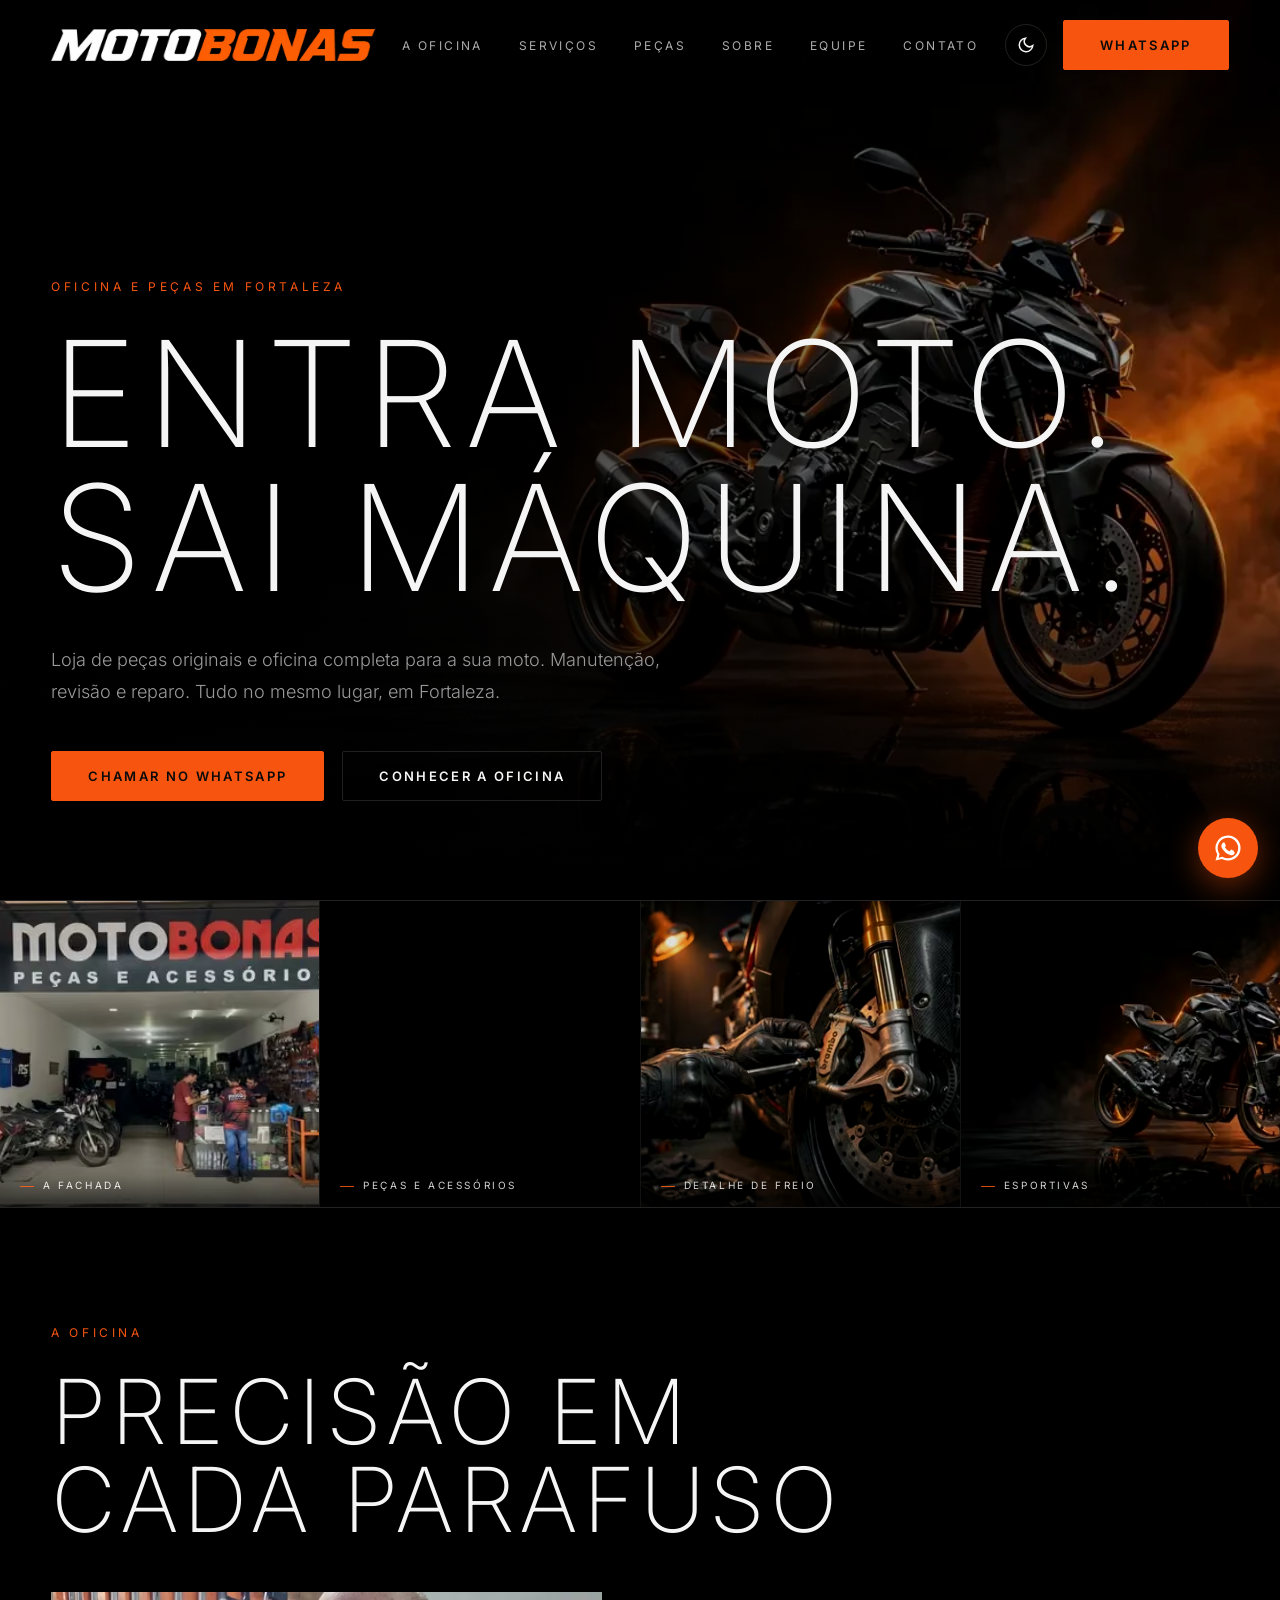
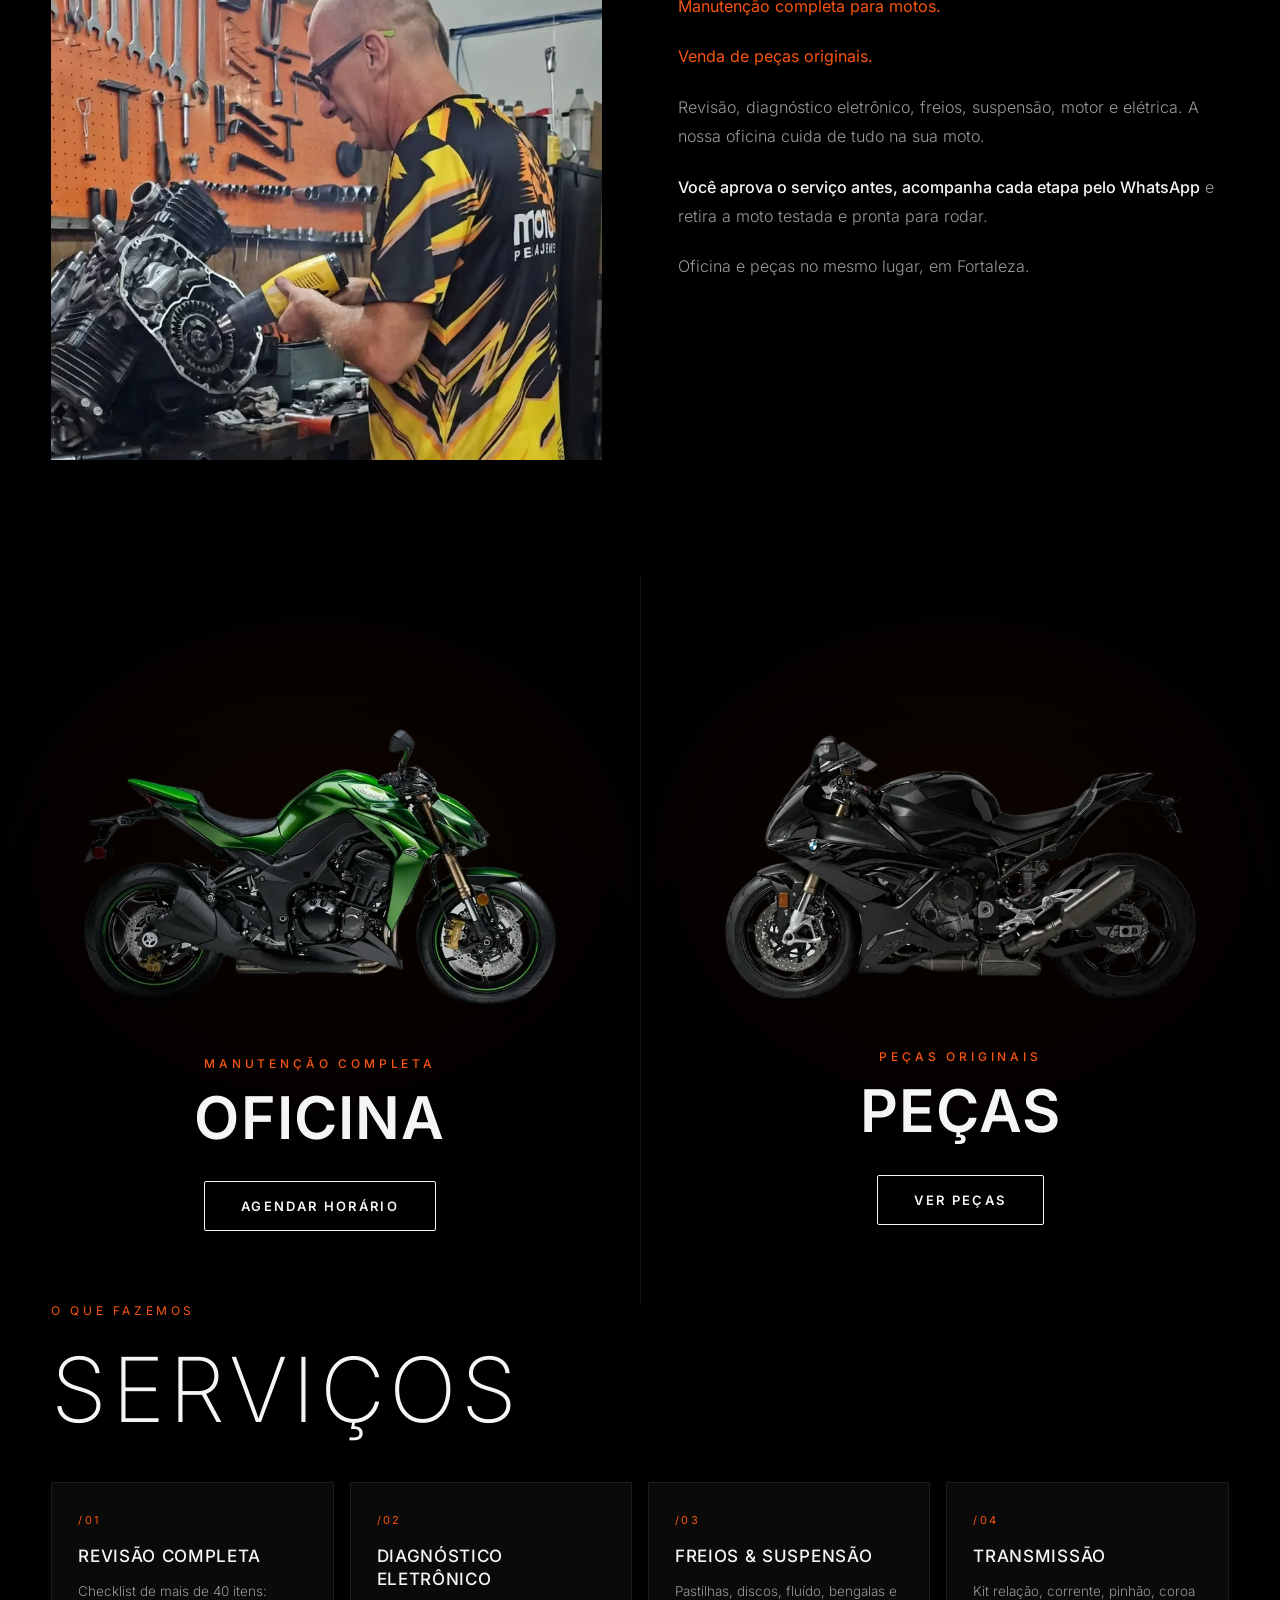
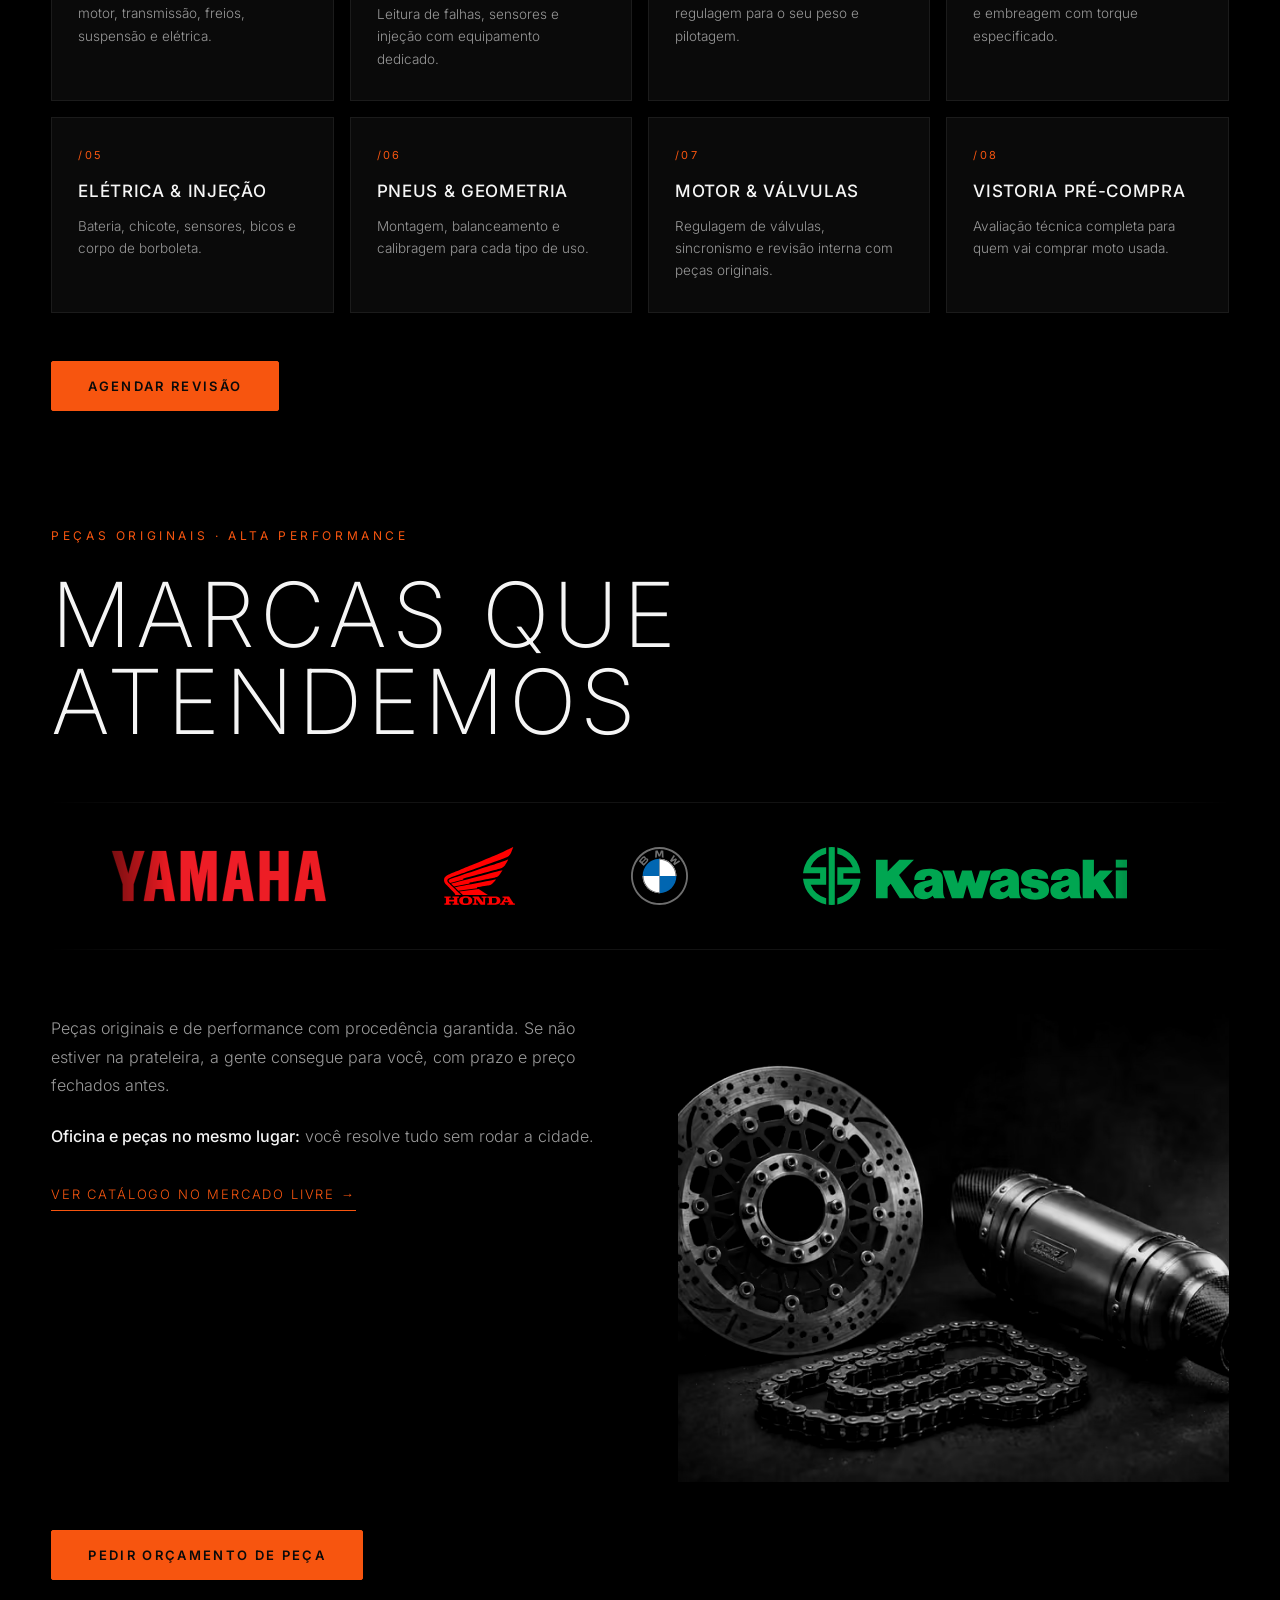
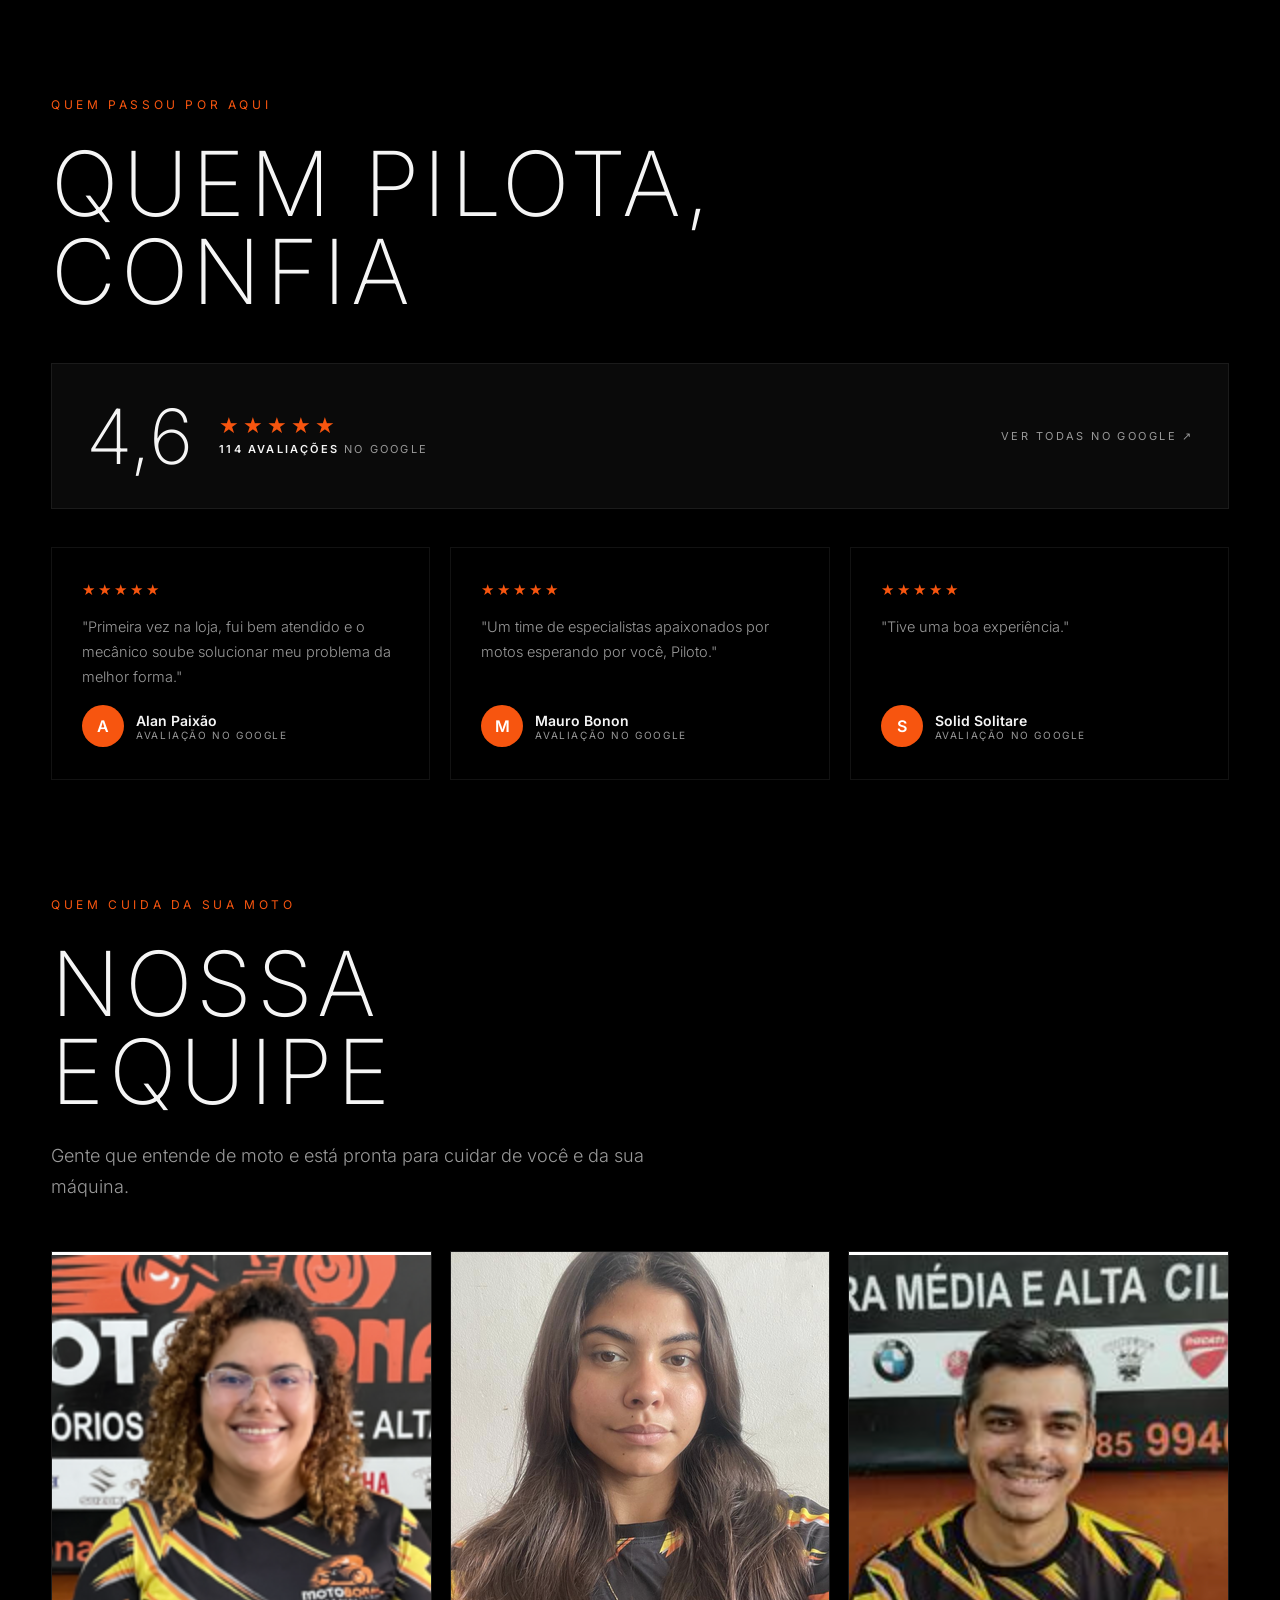
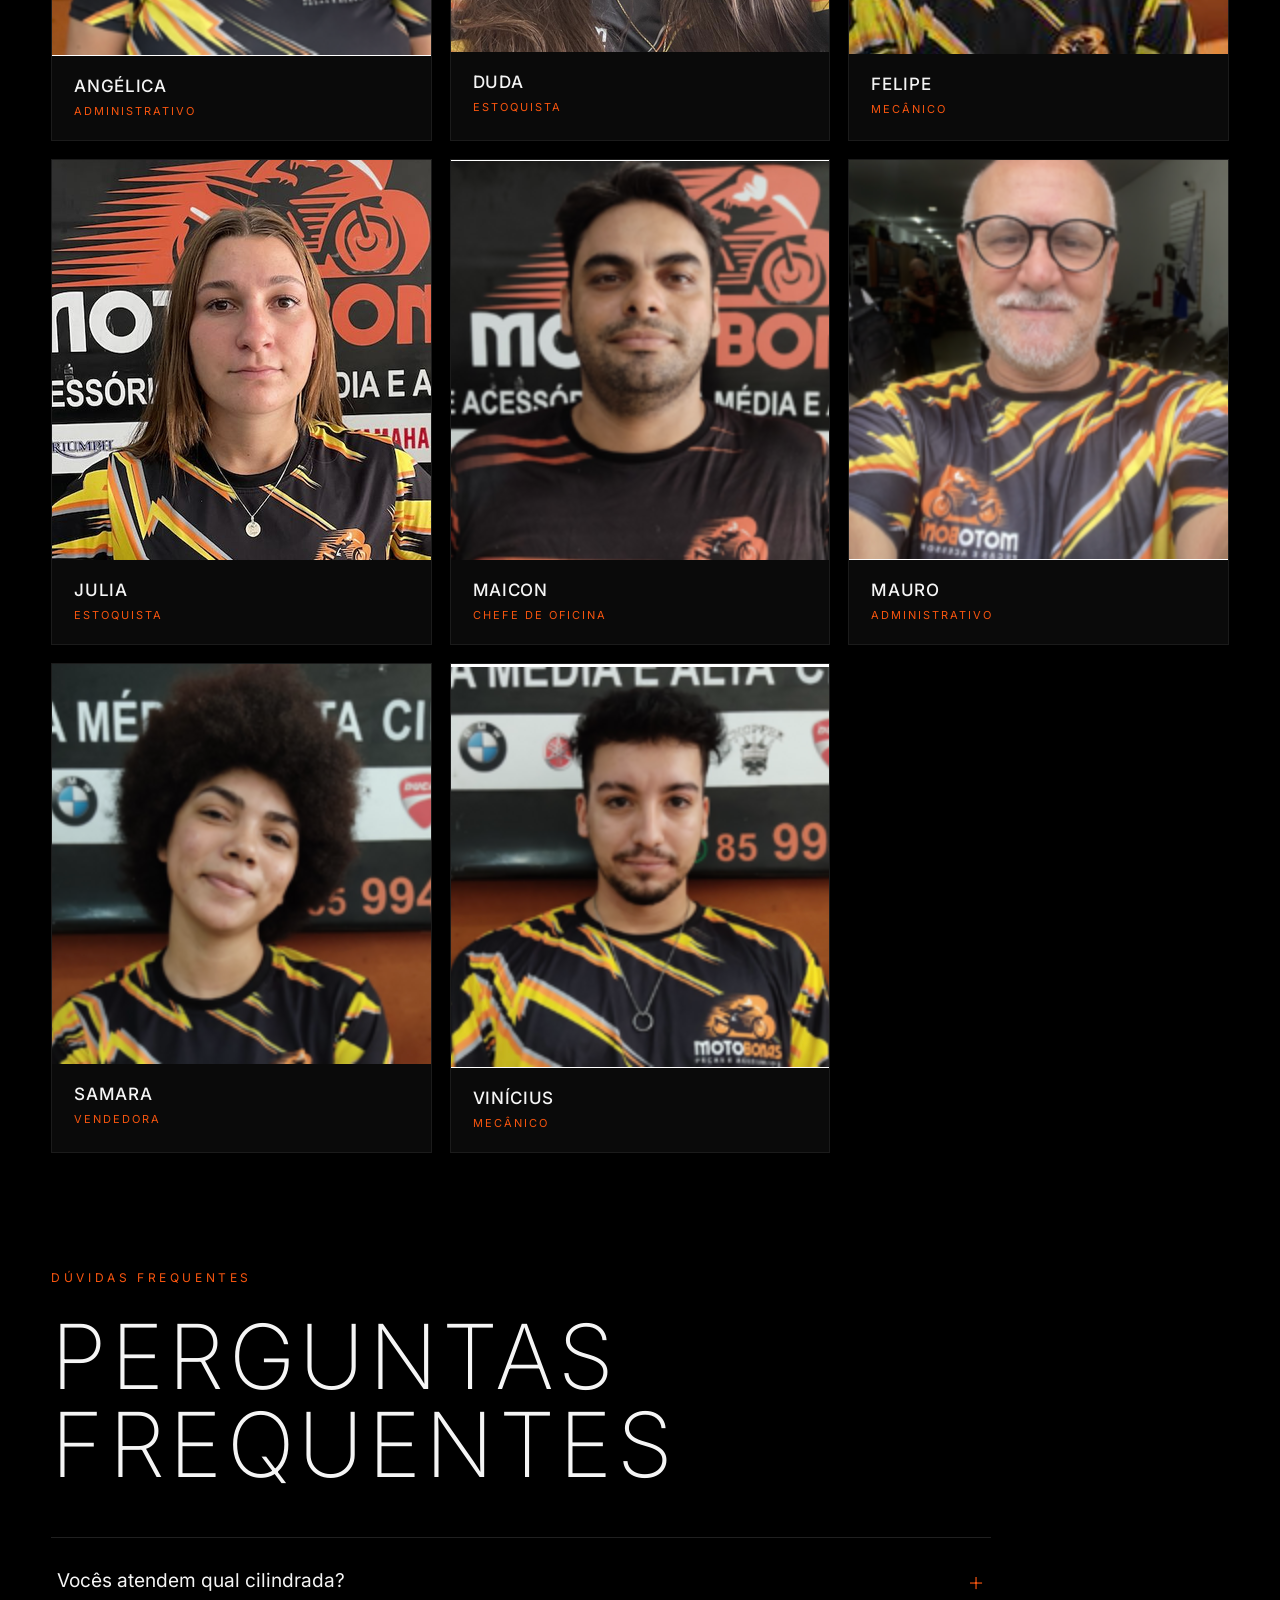
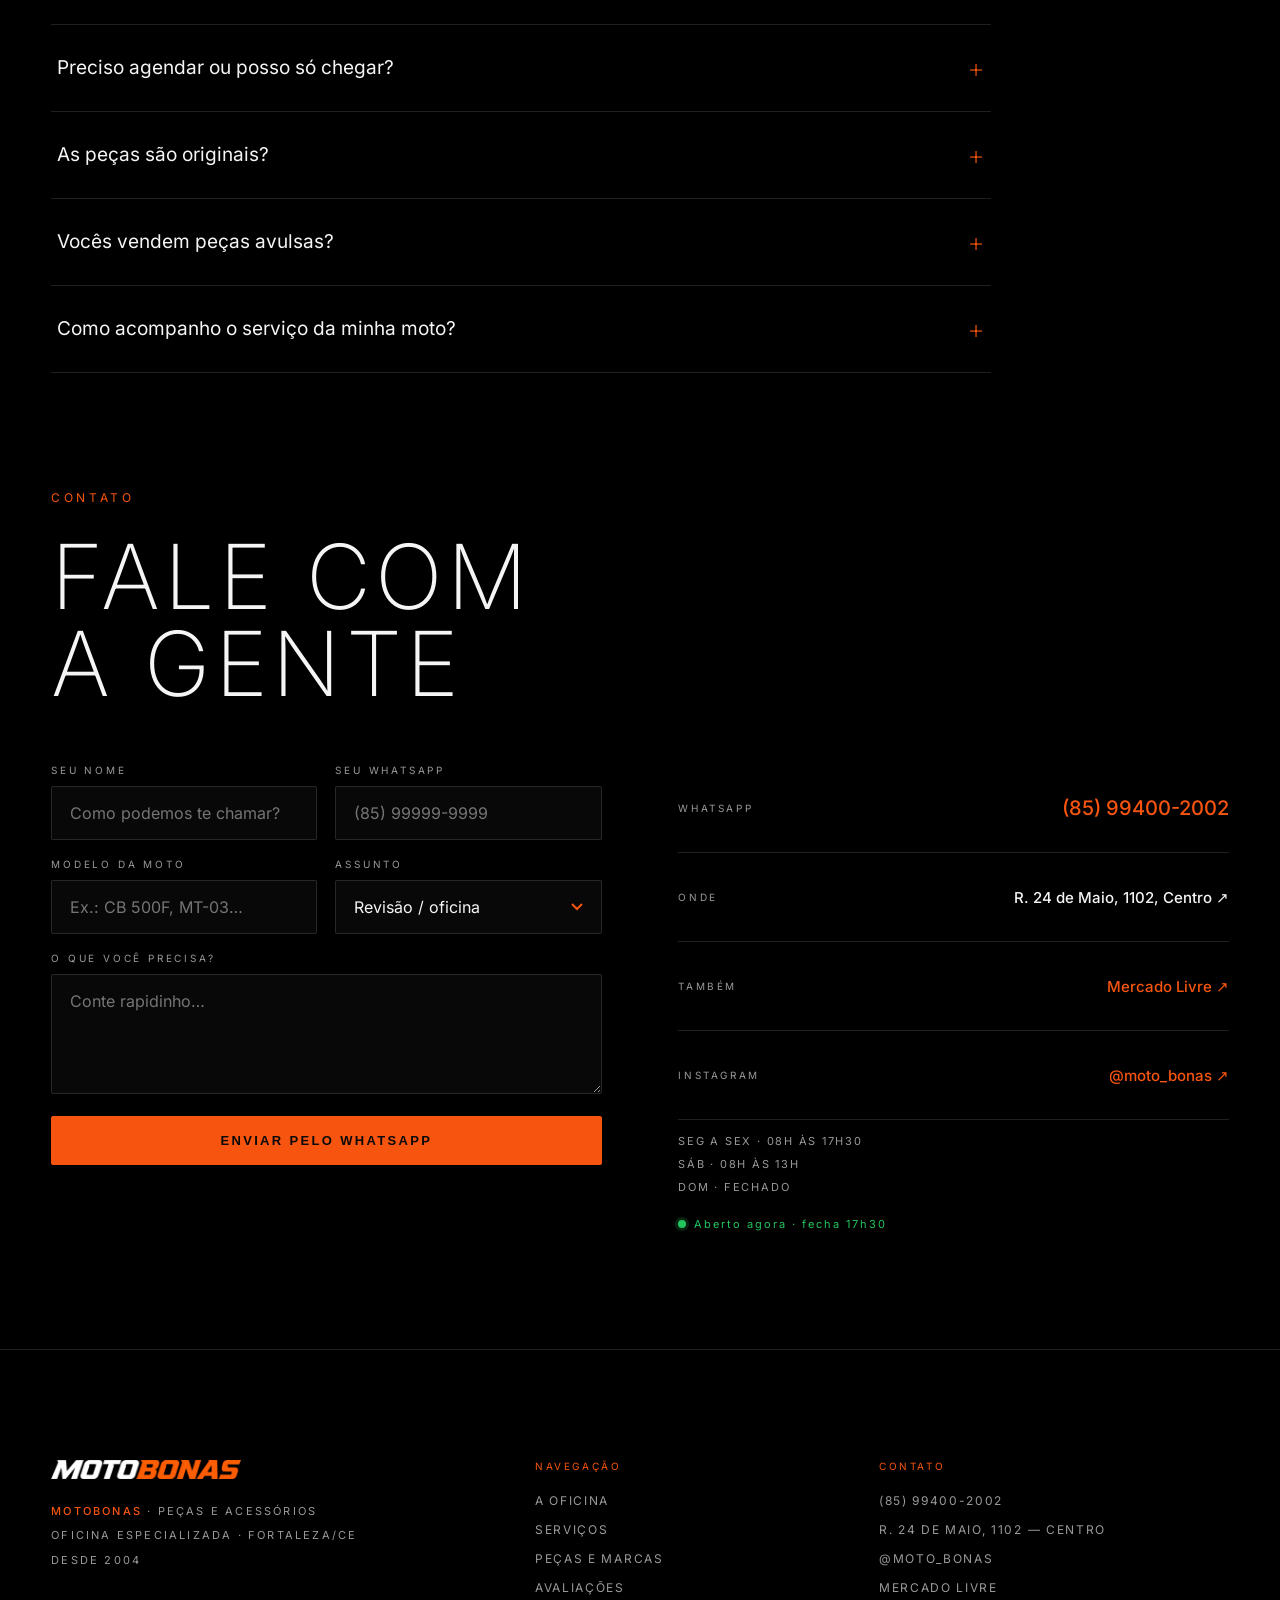
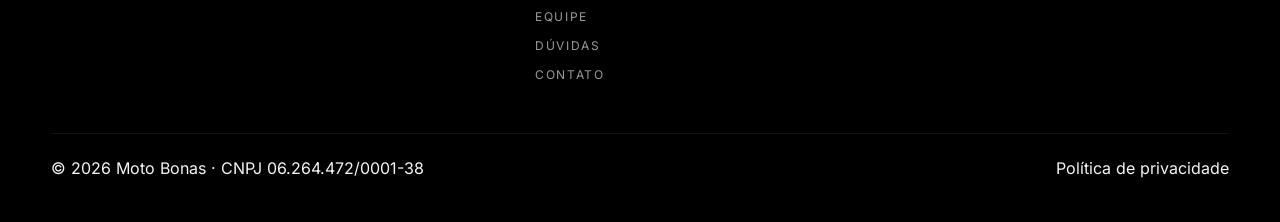
<file: index.html>
<!DOCTYPE html>
<html lang="pt-BR">
<head>
<meta charset="UTF-8">
<meta name="viewport" content="width=device-width, initial-scale=1.0">
<title>MOTOBONAS | Oficina e Peças para Motos em Fortaleza</title>
<meta name="description" content="Oficina especializada e peças para motos de média e alta cilindrada em Fortaleza/CE. Revisão de precisão, diagnóstico eletrônico e peças originais. Chame no WhatsApp.">
<link rel="canonical" href="https://motobonas.com.br/">
<meta name="theme-color" content="#000000">
<meta property="og:type" content="website">
<meta property="og:site_name" content="Moto Bonas">
<meta property="og:locale" content="pt_BR">
<meta property="og:url" content="https://motobonas.com.br/">
<meta property="og:title" content="MOTOBONAS | Oficina e Peças para Motos">
<meta property="og:description" content="Entra moto. Sai máquina. Oficina especializada e peças em Fortaleza/CE.">
<meta property="og:image" content="https://motobonas.com.br/assets/og-image-2026.jpg">
<meta property="og:image:width" content="1200">
<meta property="og:image:height" content="630">
<meta property="og:image:alt" content="Moto Bonas — oficina e peças para motos em Fortaleza">
<meta name="twitter:card" content="summary_large_image">
<meta name="twitter:title" content="MOTOBONAS | Oficina e Peças para Motos">
<meta name="twitter:description" content="Entra moto. Sai máquina. Oficina especializada e peças em Fortaleza/CE.">
<meta name="twitter:image" content="https://motobonas.com.br/assets/og-image-2026.jpg">
<link rel="icon" href="/favicon.ico" sizes="any">
<link rel="apple-touch-icon" href="assets/apple-touch-icon.png">
<link rel="preload" href="assets/fonts/inter-latin.woff2" as="font" type="font/woff2" crossorigin>
<link rel="preload" as="image" href="assets/hero-800.webp" media="(max-width:640px)">
<link rel="preload" as="image" href="assets/hero-1200.webp" media="(min-width:641px)">
<script>document.documentElement.className+=' js';</script>
<script type="application/ld+json">
{"@context":"https://schema.org","@type":"AutoRepair","@id":"https://motobonas.com.br/#oficina","name":"Moto Bonas Peças Acessórios Serviços","description":"Oficina especializada em motos de média e alta cilindrada e loja de peças originais em Fortaleza/CE.","telephone":"+55-85-99400-2002","url":"https://motobonas.com.br","image":"https://motobonas.com.br/assets/og-image-2026.jpg","logo":"https://motobonas.com.br/assets/logo-mb-dark-800.webp","priceRange":"$$","foundingDate":"2004-05-05","currenciesAccepted":"BRL","address":{"@type":"PostalAddress","streetAddress":"Rua 24 de Maio, 1102","addressLocality":"Fortaleza","addressRegion":"CE","postalCode":"60020-000","addressCountry":"BR"},"geo":{"@type":"GeoCoordinates","latitude":-3.7312172,"longitude":-38.5334497},"hasMap":"https://www.google.com/maps/search/?api=1&query=Moto+Bonas+Rua+24+de+Maio+1102+Centro+Fortaleza","areaServed":{"@type":"City","name":"Fortaleza"},"openingHoursSpecification":[{"@type":"OpeningHoursSpecification","dayOfWeek":["Monday","Tuesday","Wednesday","Thursday","Friday"],"opens":"08:00","closes":"17:30"},{"@type":"OpeningHoursSpecification","dayOfWeek":"Saturday","opens":"08:00","closes":"13:00"}],"sameAs":["https://www.instagram.com/moto_bonas","https://www.mercadolivre.com.br/pagina/motobonas"],"aggregateRating":{"@type":"AggregateRating","ratingValue":"4.6","reviewCount":"114"}}
</script>
<script type="application/ld+json">
{"@context":"https://schema.org","@type":"FAQPage","mainEntity":[
{"@type":"Question","name":"Vocês atendem qual cilindrada?","acceptedAnswer":{"@type":"Answer","text":"Atendemos motos de todas as cilindradas, com especialidade em média e alta, acima de 300cc: naked, big trail e esportivas."}},
{"@type":"Question","name":"Preciso agendar ou posso só chegar?","acceptedAnswer":{"@type":"Answer","text":"Trabalhamos com hora marcada para garantir atendimento sem espera. Chame no WhatsApp (85) 99400-2002."}},
{"@type":"Question","name":"As peças são originais?","acceptedAnswer":{"@type":"Answer","text":"Sim. Peças originais e linhas premium, sempre com procedência garantida."}},
{"@type":"Question","name":"Vocês vendem peças avulsas?","acceptedAnswer":{"@type":"Answer","text":"Sim, na loja física em Fortaleza/CE e no Mercado Livre, com envio para todo o Brasil."}},
{"@type":"Question","name":"Como acompanho o serviço da minha moto?","acceptedAnswer":{"@type":"Answer","text":"Você recebe fotos e atualizações de cada etapa direto no seu WhatsApp: aprova o serviço antes, acompanha durante e retira a moto testada."}}
]}
</script>
<style>
@font-face{font-family:'Inter';font-style:normal;font-weight:200 600;font-display:swap;
  src:url('assets/fonts/inter-latin.woff2') format('woff2');
  unicode-range:U+0000-00FF,U+0131,U+0152-0153,U+02BB-02BC,U+02C6,U+02DA,U+02DC,U+0304,U+0308,U+0329,U+2000-206F,U+20AC,U+2122,U+2191,U+2193,U+2212,U+2215,U+FEFF,U+FFFD;}
@font-face{font-family:'Inter';font-style:normal;font-weight:200 600;font-display:swap;
  src:url('assets/fonts/inter-latin-ext.woff2') format('woff2');
  unicode-range:U+0100-02BA,U+02BD-02C5,U+02C7-02CC,U+02CE-02D7,U+02DD-02FF,U+0304,U+0308,U+0329,U+1D00-1DBF,U+1E00-1E9F,U+1EF2-1EFF,U+2020,U+20A0-20AB,U+20AD-20C0,U+2113,U+2C60-2C7F,U+A720-A7FF;}
:root{
  --bg:#000000; --bg2:#0a0a0a; --ink:#f5f5f5; --dim:#999999;
  --accent:#f7550f; --accent-deep:#b53c08;
  --line:rgba(245,245,245,.13); --line-soft:rgba(245,245,245,.07);
  --fd:'Inter',sans-serif;
}
*{margin:0;padding:0;box-sizing:border-box}
.sr-only{position:absolute;width:1px;height:1px;padding:0;margin:-1px;overflow:hidden;clip:rect(0 0 0 0);white-space:nowrap;border:0}
html{scroll-behavior:smooth}
body{background:var(--bg);color:var(--ink);font-family:var(--fd);overflow-x:hidden;-webkit-font-smoothing:antialiased}
::selection{background:var(--accent);color:#fff}
img{max-width:100%;display:block}
picture{display:contents}
a{color:inherit;text-decoration:none}
.wrap{max-width:1500px;margin:0 auto;padding:0 clamp(20px,4vw,60px)}
section{position:relative;padding:clamp(90px,13vh,160px) 0}
section[id]{scroll-margin-top:104px}

/* type */
h1,h2{font-weight:200;text-transform:uppercase;letter-spacing:.05em;line-height:.98;text-wrap:balance}
.micro{font-size:12px;font-weight:400;letter-spacing:.3em;text-transform:uppercase;color:var(--accent);margin-bottom:28px}
.h-giant{font-size:clamp(64px,11.5vw,180px)}
.h-big{font-size:clamp(44px,7vw,104px);margin-bottom:24px}
.lead{font-size:clamp(15px,1.5vw,18px);line-height:1.75;color:var(--dim);max-width:60ch;font-weight:300}
/* header */
header{position:fixed;top:0;left:0;right:0;z-index:50;display:flex;align-items:center;justify-content:space-between;
  padding:20px clamp(20px,4vw,60px);transition:.4s;border-bottom:1px solid transparent}
header.scrolled{background:rgba(0,0,0,.9);backdrop-filter:blur(12px);border-bottom-color:var(--line-soft)}
.brand{display:flex;align-items:center;gap:14px}
.brand img{height:clamp(20px,3vw,32px);width:auto;object-fit:contain}
.brand .lg-light{display:none}
img.lg-light{display:none}
html[data-theme="light"] img.lg-dark{display:none}
html[data-theme="light"] img.lg-light{display:block}
/* menu móvel é sempre escuro: usa sempre a logo clara */
html[data-theme="light"] .mnav-brand img.lg-dark{display:block}
html[data-theme="light"] .mnav-brand img.lg-light{display:none}
.brand .bt{font-size:12px;font-weight:400;letter-spacing:.24em;line-height:1.6}
.brand .bt b{color:var(--accent);font-weight:500}
nav.desk{display:flex;gap:36px;font-size:12px;font-weight:400;letter-spacing:.2em}
nav.desk a{opacity:.7;transition:.25s}
nav.desk a:hover{opacity:1;color:var(--accent)}
.btn{display:inline-flex;align-items:center;gap:10px;font-size:13px;font-weight:600;letter-spacing:.18em;
  text-transform:uppercase;padding:16px 36px;background:var(--accent);color:#0a0a0a;border:1px solid var(--accent);
  cursor:pointer;transition:.3s;border-radius:2px}
.btn:hover{background:#f5f5f5;border-color:#f5f5f5;color:#000}
.btn.ghost-btn{background:transparent;color:var(--ink);border-color:var(--line)}
.btn.ghost-btn:hover{border-color:var(--accent);color:var(--accent);background:transparent}
.burger{display:none;background:none;border:0;cursor:pointer;z-index:70;width:44px;height:44px;
  align-items:center;justify-content:center;flex-direction:column}
.burger span{display:block;width:26px;height:2px;background:var(--ink);margin:6px 0;transition:.3s}
.hact{display:flex;align-items:center;gap:16px}
.theme-toggle{width:42px;height:42px;border-radius:50%;border:1px solid var(--line);background:transparent;
  color:var(--ink);cursor:pointer;display:flex;align-items:center;justify-content:center;transition:.3s;flex-shrink:0}
.theme-toggle:hover{border-color:var(--accent);color:var(--accent)}
.theme-toggle svg{width:18px;height:18px;stroke:currentColor;fill:none;stroke-width:2;stroke-linecap:round}
.theme-toggle .icon-sun{display:none}
html[data-theme="light"] .theme-toggle .icon-sun{display:block}
html[data-theme="light"] .theme-toggle .icon-moon{display:none}
.mnav{display:none}

/* hero */
.hero{min-height:100svh;display:flex;align-items:flex-end;padding-bottom:clamp(70px,11vh,120px);position:relative;overflow:hidden}
.hero-bg{position:absolute;inset:0;z-index:-1}
.hero-bg video{width:100%;height:100%;object-fit:cover;object-position:center;filter:saturate(1.06) contrast(1.06) brightness(.86)}
.hero-bg::after{content:'';position:absolute;inset:0;
  background:linear-gradient(90deg,rgba(0,0,0,.94) 25%,rgba(0,0,0,.45) 60%,rgba(0,0,0,.1) 100%),
             linear-gradient(0deg,#000 3%,transparent 42%)}
.hero .lead{margin:34px 0 44px}
.cta-row{display:flex;gap:18px;flex-wrap:wrap}

/* photo strip */
.strip{display:grid;grid-template-columns:repeat(4,1fr);gap:1px;background:var(--line-soft);
  border-top:1px solid var(--line-soft);border-bottom:1px solid var(--line-soft)}
.strip-item{position:relative;overflow:hidden;margin:0;background:#000;display:block}
.strip-item img{width:100%;height:clamp(230px,34vh,400px);object-fit:cover;object-position:center;
  filter:saturate(1.04) contrast(1.06) brightness(.88);
  transition:transform 1.2s cubic-bezier(.16,1,.3,1),filter .5s}
.strip-item figcaption{position:absolute;left:0;right:0;bottom:0;margin:0;padding:30px 20px 16px;
  font-size:10px;font-weight:400;letter-spacing:.26em;text-transform:uppercase;color:#f5f5f5;
  background:linear-gradient(0deg,rgba(0,0,0,.86) 10%,rgba(0,0,0,.35) 60%,transparent);
  opacity:.86;transition:opacity .4s}
.strip-item figcaption::before{content:'';display:inline-block;width:14px;height:1px;background:var(--accent);
  vertical-align:middle;margin-right:9px}
.strip-item:hover img,.strip-item:focus-within img{transform:scale(1.05);filter:saturate(1.12) contrast(1.05) brightness(1)}
.strip-item:hover figcaption,.strip-item:focus-within figcaption{opacity:1}
@media(max-width:640px){
  .strip-item img{height:200px}
  .strip-item figcaption{padding:22px 12px 11px;font-size:9px;letter-spacing:.16em}
  .strip-item figcaption::before{width:10px;margin-right:6px}
}
@media(prefers-reduced-motion:reduce){
  .strip-item:hover img,.strip-item:focus-within img{transform:none}
}

/* split */
.split{display:grid;grid-template-columns:1fr 1fr;gap:clamp(30px,6vw,100px);align-items:start;margin-top:48px}
.split .txt p{color:var(--dim);line-height:1.8;font-weight:300;font-size:16px;margin-bottom:22px}
.split .txt p b{color:var(--ink);font-weight:500}
.split .txt p.hl{color:var(--accent);font-weight:400}
.strip-img{overflow:hidden}
.strip-img img{width:100%;height:clamp(300px,52vh,560px);object-fit:cover;filter:grayscale(1) contrast(1.08) brightness(.92)}
.strip-img img.color{filter:none}

/* builds (oficina / peças) */
.builds{display:grid;grid-template-columns:1fr 1fr}
.build{position:relative;overflow:hidden;min-height:clamp(480px,80vh,760px);display:flex;flex-direction:column;
  align-items:center;justify-content:center;text-align:center;gap:clamp(18px,3.5vh,34px);
  padding:clamp(50px,8vh,90px) 24px;
  background:var(--bg)}
.build::before{content:'';position:absolute;inset:0;pointer-events:none;
  background:radial-gradient(ellipse 85% 60% at 50% 40%,rgba(247,85,15,.07),transparent 70%)}
.build.b-pecas{border-left:1px solid var(--line-soft)}
.build .bike{width:min(86%,540px);height:auto;filter:drop-shadow(0 34px 40px rgba(0,0,0,.45));
  transition:transform 1.2s cubic-bezier(.16,1,.3,1)}
.build:hover .bike{transform:scale(1.045)}
.build .in{position:relative;z-index:2}
.build .pre{font-size:12px;font-weight:500;letter-spacing:.32em;color:var(--accent);margin-bottom:18px}
.build h3{font-size:clamp(38px,4.6vw,68px);font-weight:600;letter-spacing:.02em;text-transform:uppercase;color:var(--ink);line-height:1;margin-bottom:34px}
.build .btn{border-color:var(--ink);background:transparent;color:var(--ink)}
.build .btn:hover{background:var(--accent);border-color:var(--accent);color:#fff}

/* services */
.svc-grid{display:grid;grid-template-columns:repeat(4,1fr);gap:16px;margin-top:48px}
.svc{background:var(--bg2);border:1px solid var(--line-soft);padding:30px 26px;transition:transform .3s,border-color .3s}
.svc:hover{transform:translateY(-6px);border-color:rgba(247,85,15,.55)}
.svc .n{display:block;font-size:11px;letter-spacing:.22em;color:var(--accent);margin-bottom:18px}
.svc h3{font-size:17px;font-weight:500;letter-spacing:.04em;text-transform:uppercase;margin-bottom:12px;line-height:1.35}
.svc p{font-size:13.5px;color:var(--dim);line-height:1.65;font-weight:300}

/* team */
.team-grid{display:grid;grid-template-columns:repeat(3,1fr);gap:18px;margin-top:48px}
.team-card{overflow:hidden;border:1px solid var(--line-soft);background:var(--bg2);transition:border-color .3s,transform .3s}
.team-card:hover{border-color:rgba(247,85,15,.55);transform:translateY(-5px)}
.team-card img{width:100%;aspect-ratio:1;object-fit:cover;filter:saturate(.88);transition:filter .4s}
.team-card:hover img{filter:saturate(1)}
.team-card .info{padding:20px 22px 22px}
.team-card h3{font-size:17px;font-weight:500;letter-spacing:.04em;text-transform:uppercase;margin-bottom:8px}
.team-card p{font-size:11px;letter-spacing:.18em;text-transform:uppercase;color:var(--accent)}

/* brands marquee */
.marquee{overflow:hidden;margin-top:56px;border-top:1px solid var(--line-soft);border-bottom:1px solid var(--line-soft);
  -webkit-mask-image:linear-gradient(90deg,transparent,#000 10%,#000 90%,transparent);
  mask-image:linear-gradient(90deg,transparent,#000 10%,#000 90%,transparent)}
.mq-track{display:flex;width:max-content;animation:mq 30s linear infinite}
.marquee:hover .mq-track{animation-play-state:paused}
.mq-half{display:flex;align-items:center;padding:44px 0}
.mq-item{margin:0 clamp(34px,4.5vw,70px);display:flex;align-items:center;transition:transform .3s;flex-shrink:0}
.mq-item img{height:clamp(40px,4.5vw,58px);width:auto;display:block}
.mq-item:hover{transform:scale(1.07)}
@keyframes mq{to{transform:translateX(-50%)}}

/* reviews */
.rev-head{display:flex;align-items:center;gap:26px;flex-wrap:wrap;margin:48px 0 38px;padding:34px;
  border:1px solid var(--line-soft);background:var(--bg2)}
.rev-head .score{font-weight:200;font-size:76px;line-height:1}
.rev-head .stars{color:var(--accent);font-size:22px;letter-spacing:4px}
.rev-head .meta{font-size:11px;letter-spacing:.2em;color:var(--dim);line-height:2}
.rev-head .meta b{color:var(--ink)}
.rev-head .g{margin-left:auto;font-size:11px;letter-spacing:.22em;color:var(--dim);transition:.3s}
.rev-head .g:hover{color:var(--accent)}
.rev-grid{display:grid;grid-template-columns:repeat(3,1fr);gap:20px}
.rev{border:1px solid var(--line-soft);padding:32px 30px;display:flex;flex-direction:column;gap:16px;transition:.3s;background:var(--bg)}
.rev:hover{border-color:rgba(247,85,15,.4)}
.rev .stars{color:var(--accent);font-size:15px;letter-spacing:3px}
.rev .txt{font-size:14.5px;line-height:1.7;color:var(--dim);flex:1;font-weight:300}
.rev .who{display:flex;align-items:center;gap:12px}
.rev .ava{width:42px;height:42px;border-radius:50%;background:var(--accent);display:flex;align-items:center;
  justify-content:center;font-weight:600;font-size:16px;color:#fff;flex-shrink:0}
.rev .who .n{font-weight:600;font-size:14px}
.rev .who .d{font-size:10px;letter-spacing:.16em;color:var(--dim)}

/* contact */
.contact-grid{display:grid;grid-template-columns:1fr 1fr;gap:clamp(36px,6vw,100px);margin-top:56px;align-items:start}
.cinfo .row{display:flex;justify-content:space-between;gap:14px;padding:22px 0;border-bottom:1px solid var(--line);font-size:15px;align-items:center}
.cinfo .k{font-size:10px;letter-spacing:.26em;color:var(--dim)}
.cinfo .v{font-weight:500}
.cinfo .v.hot{color:var(--accent);font-size:20px}
.hours{font-size:11px;letter-spacing:.16em;color:var(--dim);line-height:2.1;margin-top:10px}
form{display:grid;gap:18px}
.field label{display:block;font-size:10px;letter-spacing:.28em;color:var(--dim);margin-bottom:10px;text-transform:uppercase}
.field input,.field select,.field textarea{width:100%;background:rgba(245,245,245,.03);border:1px solid var(--line);
  color:var(--ink);font-family:var(--fd);font-size:16px;padding:16px 18px;transition:.3s;border-radius:2px;appearance:none}
.field textarea{min-height:120px;resize:vertical}
.field input:focus,.field select:focus,.field textarea:focus{outline:none;border-color:var(--accent)}
.field select{background-image:url("data:image/svg+xml,%3Csvg xmlns='http://www.w3.org/2000/svg' width='12' height='8'%3E%3Cpath d='M1 1l5 5 5-5' stroke='%23f7550f' fill='none' stroke-width='2'/%3E%3C/svg%3E");
  background-repeat:no-repeat;background-position:right 18px center}
.field select option{background:#111}
.frow{display:grid;grid-template-columns:1fr 1fr;gap:18px}

/* faq */
.faq{margin-top:48px;border-top:1px solid var(--line);max-width:940px}
.faq details{border-bottom:1px solid var(--line)}
.faq summary{cursor:pointer;list-style:none;display:flex;justify-content:space-between;align-items:center;
  gap:20px;padding:26px 6px;font-weight:400;font-size:clamp(16px,1.8vw,19px);transition:.25s}
.faq summary::-webkit-details-marker{display:none}
.faq summary::after{content:'+';font-weight:200;color:var(--accent);font-size:28px;flex-shrink:0;transition:transform .3s}
.faq details[open] summary::after{transform:rotate(45deg)}
.faq summary:hover{color:var(--accent)}
.faq .a{padding:0 6px 28px;color:var(--dim);line-height:1.75;font-size:15.5px;max-width:72ch;font-weight:300}

/* footer */
footer{border-top:1px solid var(--line);padding:70px 0 44px}
.foot-grid{display:grid;grid-template-columns:1.2fr .8fr 1fr;gap:clamp(24px,5vw,70px);margin:40px 0 44px;align-items:start}
.foot-grid .m{font-size:11px;letter-spacing:.2em;color:var(--dim);line-height:2.2}
.foot-grid .m b{color:var(--accent);font-weight:500}
.fcol img{margin-bottom:20px;height:auto;max-width:190px}
.fh{font-size:10px;letter-spacing:.26em;color:var(--accent);text-transform:uppercase;margin-bottom:14px}
.fcol a{display:block;font-size:12px;letter-spacing:.14em;color:var(--dim);padding:7px 0;text-transform:uppercase;transition:.25s}
.fcol a:hover{color:var(--accent)}
.foot-legal{display:flex;justify-content:space-between;gap:16px;flex-wrap:wrap;border-top:1px solid var(--line-soft);padding-top:24px}
.foot-legal a:hover{color:var(--accent)}

/* whatsapp float + mobile bar */
.wa-float{position:fixed;right:22px;bottom:22px;z-index:55;width:60px;height:60px;border-radius:50%;
  background:var(--accent);display:flex;align-items:center;justify-content:center;
  box-shadow:0 8px 32px rgba(247,85,15,.45);transition:.3s}
.wa-float:hover{transform:scale(1.1)}
.wa-float svg{width:30px;height:30px;fill:#fff}
.bookbar{display:none}

/* reveal (só quando há JS: sem JS o conteúdo fica visível) */
.js .rise{opacity:0;transform:translateY(34px);transition:opacity .9s ease,transform .9s cubic-bezier(.16,1,.3,1)}
.js .rise.in{opacity:1;transform:none}

/* links de contato com alvo de toque confortável */
.cinfo .row .v{padding:10px 0;min-height:44px;display:inline-flex;align-items:center}
.rev-head .g{padding:12px 0;display:inline-block}
.link-accent{color:var(--accent);border-bottom:1px solid var(--accent);padding-bottom:4px;font-size:13px;
  letter-spacing:.14em;display:inline-block;padding-top:10px}
.link-accent:hover{color:var(--accent-deep);border-bottom-color:var(--accent-deep)}

/* status aberto/fechado */
.status{display:inline-flex;align-items:center;gap:8px;font-size:11px;letter-spacing:.18em;
  color:var(--dim);margin-top:18px}
.status .dot{width:8px;height:8px;border-radius:50%;background:var(--dim);flex-shrink:0}
.status.aberto .dot{background:#22c55e;box-shadow:0 0 0 3px rgba(34,197,94,.18)}
.status.aberto{color:#22c55e}

/* erro de formulário */
.field .erro{display:none;font-size:11px;letter-spacing:.12em;color:#ff6b5a;margin-top:8px}
.field.invalido input,.field.invalido textarea{border-color:#ff6b5a}
.field.invalido .erro{display:block}
[aria-invalid="true"]{border-color:#ff6b5a}
.aviso{display:none;font-size:13px;line-height:1.6;color:#ff6b5a;padding:14px 16px;border:1px solid rgba(255,107,90,.4);
  background:rgba(255,107,90,.08);border-radius:2px}
.aviso.on{display:block}

/* ===== tema claro (toggle) ===== */
html[data-theme="light"]{--bg:#ffffff;--bg2:#f4f4f3;--ink:#101010;--dim:#5d5d5d;
  --line:rgba(0,0,0,.14);--line-soft:rgba(0,0,0,.07)}
html[data-theme="light"] header{background:rgba(255,255,255,.78);backdrop-filter:blur(12px);-webkit-backdrop-filter:blur(12px);border-bottom:1px solid var(--line-soft)}
html[data-theme="light"] header.scrolled{background:rgba(255,255,255,.94)}
html[data-theme="light"] .brand .lg-dark{display:none}
html[data-theme="light"] .brand .lg-light{display:block}
html[data-theme="light"] .hero{color:#fff}
html[data-theme="light"] .hero h1{color:#fff}
html[data-theme="light"] .hero .lead{color:rgba(255,255,255,.74)}
html[data-theme="light"] .hero .btn.ghost-btn{color:#fff;border-color:rgba(255,255,255,.45)}
html[data-theme="light"] .field input,html[data-theme="light"] .field select,html[data-theme="light"] .field textarea{background:rgba(0,0,0,.035)}
html[data-theme="light"] .field select option{background:#fff}
html[data-theme="light"] .mnav a{color:#f5f5f5}
html[data-theme="light"] footer{background:#0b0b0b;color:#f5f5f5}
html[data-theme="light"] footer .foot-grid .m{color:#9a9a9a}
html[data-theme="light"] .mq-item img[src$="triumph.svg"]{filter:brightness(0)}
html[data-theme="light"] .link-accent{color:var(--accent-deep);border-bottom-color:var(--accent-deep)}
html[data-theme="light"] .cinfo .v.hot{color:var(--accent-deep)}
html[data-theme="light"] .status.aberto{color:#0f7a3d}

@media(max-width:1024px){
  .split,.contact-grid{grid-template-columns:1fr}
  nav.desk{gap:18px;font-size:10px}
  .svc-grid{grid-template-columns:repeat(2,1fr)}
  .team-grid{grid-template-columns:repeat(2,1fr)}
  .strip{grid-template-columns:repeat(2,1fr)}
  .rev-grid{grid-template-columns:repeat(2,1fr)}
}
@media(max-width:640px){
  nav.desk,.brand .bt{display:none}
  .burger{display:flex}
  .strip{grid-template-columns:repeat(2,1fr)}
  .rev-grid{grid-template-columns:1fr}
  .team-card .info{padding:16px}
  .team-card h3{font-size:14px}
  .team-card p{font-size:9px;letter-spacing:.12em}
  .frow{grid-template-columns:1fr}
  .svc-grid{grid-template-columns:1fr}
  .builds{grid-template-columns:1fr}
  .build{min-height:60vh}
  .mnav{position:fixed;inset:0;background:rgba(0,0,0,.97);z-index:65;display:flex;flex-direction:column;
    align-items:center;justify-content:center;gap:32px;opacity:0;pointer-events:none;transition:.4s}
  .mnav.open{opacity:1;pointer-events:auto}
  .mnav a{font-weight:300;font-size:34px;text-transform:uppercase;letter-spacing:.06em}
  .mnav-brand img{width:auto;height:34px;object-fit:contain;margin-bottom:6px}
  .mnav a.on{color:var(--accent)}
  body.menu-open{overflow:hidden}
  body.menu-open header{z-index:80;background:transparent;border-bottom-color:transparent;backdrop-filter:none;-webkit-backdrop-filter:none}
  body.menu-open .brand,body.menu-open .hact .theme-toggle,body.menu-open .hact .btn{visibility:hidden}
  body.menu-open .burger span{background:#f5f5f5}
  body.menu-open .burger span:nth-child(1){transform:translateY(8px) rotate(45deg)}
  body.menu-open .burger span:nth-child(2){opacity:0}
  body.menu-open .burger span:nth-child(3){transform:translateY(-8px) rotate(-45deg)}
  body{padding-bottom:74px}
  .bookbar{display:flex;position:fixed;bottom:0;left:0;right:0;z-index:54;align-items:center;
    justify-content:space-between;gap:12px;padding:12px 16px;background:rgba(0,0,0,.94);
    border-top:1px solid var(--line)}
  .bookbar .t{font-size:10px;letter-spacing:.16em;color:var(--dim);line-height:1.7}
  .bookbar .t b{color:var(--accent);display:block;font-size:11px}
  .bookbar .btn{padding:13px 20px;font-size:11px;white-space:nowrap}
  .wa-float{bottom:88px;right:16px;width:52px;height:52px}
  .wa-float svg{width:26px;height:26px}
}
@media(prefers-reduced-motion:reduce){
  *,*::before,*::after{animation:none!important;transition:none!important}
  .rise{opacity:1;transform:none}
  html{scroll-behavior:auto}
}
</style>
<script>try{if(localStorage.getItem('mb-theme')==='light'){document.documentElement.setAttribute('data-theme','light')}}catch(e){}</script>
</head>
<body>

<header id="hdr">
  <a class="brand" href="#topo" aria-label="Moto Bonas - início">
    <img class="lg-dark" src="assets/logo-mb-dark-400.webp" srcset="assets/logo-mb-dark-400.webp 400w, assets/logo-mb-dark-800.webp 800w" sizes="320px" alt="Moto Bonas - Oficina e Moto Peças" width="400" height="39">
    <img class="lg-light" src="assets/logo-mb-light-400.webp" srcset="assets/logo-mb-light-400.webp 400w, assets/logo-mb-light-800.webp 800w" sizes="320px" alt="" aria-hidden="true" width="400" height="39">
  </a>
  <nav class="desk" aria-label="Navegação principal">
    <a href="#oficina">A OFICINA</a>
    <a href="#servicos">SERVIÇOS</a>
    <a href="#pecas">PEÇAS</a>
    <a href="#sobre">SOBRE</a>
    <a href="#equipe">EQUIPE</a>
    <a href="#contato">CONTATO</a>
  </nav>
  <div class="hact">
    <button class="theme-toggle" id="themeToggle" aria-label="Alternar tema" title="Alternar tema claro/escuro">
      <svg class="icon-sun" viewBox="0 0 24 24"><circle cx="12" cy="12" r="4"/><path d="M12 2v2M12 20v2M4.9 4.9l1.4 1.4M17.7 17.7l1.4 1.4M2 12h2M20 12h2M4.9 19.1l1.4-1.4M17.7 6.3l1.4-1.4"/></svg>
      <svg class="icon-moon" viewBox="0 0 24 24"><path d="M21 12.8A9 9 0 1 1 11.2 3a7 7 0 0 0 9.8 9.8z"/></svg>
    </button>
    <a class="btn" href="https://wa.me/5585994002002?text=Ol%C3%A1!%20Vim%20pelo%20site%20da%20Moto%20Bonas%20e%20quero%20um%20or%C3%A7amento." target="_blank" rel="noopener" data-wa>WhatsApp</a>
    <button class="burger" id="burger" type="button" aria-label="Abrir menu" aria-expanded="false" aria-controls="mnav"><span></span><span></span><span></span></button>
  </div>
</header>
<nav class="mnav" id="mnav" aria-label="Menu móvel">
  <a href="#topo" class="mnav-brand" aria-label="Moto Bonas - início">
    <img class="lg-dark" src="assets/logo-mb-dark-800.webp" alt="Moto Bonas - Oficina e Moto Peças" width="800" height="79">
    <img class="lg-light" src="assets/logo-mb-light-800.webp" alt="" aria-hidden="true" width="800" height="79">
  </a>
  <a href="#oficina">A oficina</a><a href="#servicos">Serviços</a><a href="#pecas">Peças</a><a href="#sobre">Sobre</a><a href="#equipe">Equipe</a><a href="#contato">Contato</a>
  <a class="on" href="https://wa.me/5585994002002?text=Ol%C3%A1!%20Vim%20pelo%20site%20da%20Moto%20Bonas." target="_blank" rel="noopener" data-wa>WhatsApp</a>
</nav>

<main id="topo">

  <!-- HERO -->
  <section class="hero" id="hero">
    <div class="hero-bg" aria-hidden="true"><video id="heroVid" autoplay muted loop playsinline preload="none" poster="assets/hero-1200.webp" tabindex="-1" data-src="assets/hero-loop-opt.mp4"></video></div>
    <div class="wrap">
      <p class="micro rise">OFICINA E PEÇAS EM FORTALEZA</p>
      <h1 class="h-giant rise">ENTRA MOTO. SAI MÁQUINA.</h1>
      <p class="lead rise">Loja de peças originais e oficina completa para a sua moto. Manutenção, revisão e reparo. Tudo no mesmo lugar, em Fortaleza.</p>
      <div class="cta-row rise">
        <a class="btn" href="https://wa.me/5585994002002?text=Ol%C3%A1!%20Vim%20pelo%20site%20da%20Moto%20Bonas%20e%20quero%20um%20or%C3%A7amento." target="_blank" rel="noopener" data-wa>Chamar no WhatsApp</a>
        <a class="btn ghost-btn" href="#oficina">Conhecer a oficina</a>
      </div>
    </div>
  </section>

  <!-- PHOTO STRIP -->
  <div class="strip" role="group" aria-label="A oficina">
    <figure class="strip-item"><picture>
      <source type="image/avif" srcset="assets/fachada-480.avif 480w, assets/fachada-800.avif 800w, assets/fachada-1100.avif 1100w" sizes="(max-width:640px) 50vw, 25vw">
      <source type="image/webp" srcset="assets/fachada-480.webp 480w, assets/fachada-800.webp 800w, assets/fachada-1100.webp 1100w" sizes="(max-width:640px) 50vw, 25vw">
      <img src="assets/fachada-800.webp" width="800" height="446" alt="Fachada da loja Moto Bonas" loading="lazy" decoding="async">
    </picture><figcaption aria-hidden="true">A fachada</figcaption></figure>
    <figure class="strip-item"><picture>
      <source type="image/avif" srcset="assets/pecas-480.avif 480w, assets/pecas-800.avif 800w, assets/pecas-1280.avif 1280w" sizes="(max-width:640px) 50vw, 25vw">
      <source type="image/webp" srcset="assets/pecas-480.webp 480w, assets/pecas-800.webp 800w, assets/pecas-1280.webp 1280w" sizes="(max-width:640px) 50vw, 25vw">
      <img src="assets/pecas-800.webp" width="800" height="533" alt="Peças de motocicleta" loading="lazy" decoding="async">
    </picture><figcaption aria-hidden="true">Peças e acessórios</figcaption></figure>
    <figure class="strip-item"><picture>
      <source type="image/avif" srcset="assets/detalhe-480.avif 480w, assets/detalhe-800.avif 800w, assets/detalhe-1200.avif 1200w" sizes="(max-width:640px) 50vw, 25vw">
      <source type="image/webp" srcset="assets/detalhe-480.webp 480w, assets/detalhe-800.webp 800w, assets/detalhe-1200.webp 1200w" sizes="(max-width:640px) 50vw, 25vw">
      <img src="assets/detalhe-800.webp" width="800" height="533" alt="Detalhe de freio de motocicleta" loading="lazy" decoding="async">
    </picture><figcaption aria-hidden="true">Detalhe de freio</figcaption></figure>
    <figure class="strip-item"><picture>
      <source type="image/avif" srcset="assets/hero-480.avif 480w, assets/hero-800.avif 800w, assets/hero-1200.avif 1200w" sizes="(max-width:640px) 50vw, 25vw">
      <source type="image/webp" srcset="assets/hero-480.webp 480w, assets/hero-800.webp 800w, assets/hero-1200.webp 1200w" sizes="(max-width:640px) 50vw, 25vw">
      <img src="assets/hero-800.webp" width="800" height="450" alt="Motocicleta esportiva" loading="lazy" decoding="async">
    </picture><figcaption aria-hidden="true">Esportivas</figcaption></figure>
  </div>

  <!-- O BOX -->
  <section id="oficina">
    <div class="wrap">
      <p class="micro rise">A OFICINA</p>
      <h2 class="h-big rise">PRECISÃO EM<br>CADA PARAFUSO</h2>
      <div class="split">
        <div class="strip-img rise"><picture>
      <source type="image/avif" srcset="assets/dono-480.avif 480w, assets/dono-800.avif 800w, assets/dono-1100.avif 1100w" sizes="(max-width:1024px) 100vw, 45vw">
      <source type="image/webp" srcset="assets/dono-480.webp 480w, assets/dono-800.webp 800w, assets/dono-1100.webp 1100w" sizes="(max-width:1024px) 100vw, 45vw">
      <img class="color" src="assets/dono-800.webp" width="800" height="781" alt="Dono da Moto Bonas trabalhando no motor de uma moto" loading="lazy" decoding="async">
    </picture></div>
        <div class="txt rise">
          <p class="hl">Manutenção completa para motos.</p>
          <p class="hl">Venda de peças originais.</p>
          <p>Revisão, diagnóstico eletrônico, freios, suspensão, motor e elétrica. A nossa oficina cuida de tudo na sua moto.</p>
          <p><b>Você aprova o serviço antes, acompanha cada etapa pelo WhatsApp</b> e retira a moto testada e pronta para rodar.</p>
          <p>Oficina e peças no mesmo lugar, em Fortaleza.</p>
        </div>
      </div>
    </div>
  </section>

  <!-- OFICINA / PEÇAS -->
  <section id="oficina-pecas" style="padding:0">
    <div class="builds">
      <div class="build b-oficina rise">
        <picture>
      <source type="image/avif" srcset="assets/naked-480.avif 480w, assets/naked-800.avif 800w, assets/naked-1000.avif 1000w" sizes="(max-width:640px) 86vw, 40vw">
      <source type="image/webp" srcset="assets/naked-480.webp 480w, assets/naked-800.webp 800w, assets/naked-1000.webp 1000w" sizes="(max-width:640px) 86vw, 40vw">
      <img class="bike" src="assets/naked-800.webp" width="800" height="491" alt="Moto naked esportiva" loading="lazy" decoding="async">
    </picture>
        <div class="in">
          <p class="pre">MANUTENÇÃO COMPLETA</p>
          <h3>OFICINA</h3>
          <a class="btn" href="https://wa.me/5585994002002?text=Ol%C3%A1!%20Quero%20agendar%20uma%20revis%C3%A3o%20para%20minha%20moto." target="_blank" rel="noopener" data-wa>Agendar horário</a>
        </div>
      </div>
      <div class="build b-pecas rise">
        <picture>
      <source type="image/avif" srcset="assets/carenada-480.avif 480w, assets/carenada-800.avif 800w, assets/carenada-1000.avif 1000w" sizes="(max-width:640px) 86vw, 40vw">
      <source type="image/webp" srcset="assets/carenada-480.webp 480w, assets/carenada-800.webp 800w, assets/carenada-1000.webp 1000w" sizes="(max-width:640px) 86vw, 40vw">
      <img class="bike" src="assets/carenada-800.webp" width="800" height="472" alt="Moto esportiva carenada" loading="lazy" decoding="async">
    </picture>
        <div class="in">
          <p class="pre">PEÇAS ORIGINAIS</p>
          <h3>PEÇAS</h3>
          <a class="btn" href="#pecas">Ver peças</a>
        </div>
      </div>
    </div>
  </section>

  <!-- SERVIÇOS -->
  <section id="servicos" style="padding-top:0">
    <div class="wrap">
      <p class="micro rise">O QUE FAZEMOS</p>
      <h2 class="h-big rise">SERVIÇOS</h2>
      <div class="svc-grid rise">
        <div class="svc"><span class="n">/01</span><h3>Revisão completa</h3><p>Checklist de mais de 40 itens: motor, transmissão, freios, suspensão e elétrica.</p></div>
        <div class="svc"><span class="n">/02</span><h3>Diagnóstico eletrônico</h3><p>Leitura de falhas, sensores e injeção com equipamento dedicado.</p></div>
        <div class="svc"><span class="n">/03</span><h3>Freios &amp; suspensão</h3><p>Pastilhas, discos, fluído, bengalas e regulagem para o seu peso e pilotagem.</p></div>
        <div class="svc"><span class="n">/04</span><h3>Transmissão</h3><p>Kit relação, corrente, pinhão, coroa e embreagem com torque especificado.</p></div>
        <div class="svc"><span class="n">/05</span><h3>Elétrica &amp; injeção</h3><p>Bateria, chicote, sensores, bicos e corpo de borboleta.</p></div>
        <div class="svc"><span class="n">/06</span><h3>Pneus &amp; geometria</h3><p>Montagem, balanceamento e calibragem para cada tipo de uso.</p></div>
        <div class="svc"><span class="n">/07</span><h3>Motor &amp; válvulas</h3><p>Regulagem de válvulas, sincronismo e revisão interna com peças originais.</p></div>
        <div class="svc"><span class="n">/08</span><h3>Vistoria pré-compra</h3><p>Avaliação técnica completa para quem vai comprar moto usada.</p></div>
      </div>
      <div class="cta-row rise" style="margin-top:48px">
        <a class="btn" href="https://wa.me/5585994002002?text=Ol%C3%A1!%20Quero%20agendar%20uma%20revis%C3%A3o%20para%20minha%20moto." target="_blank" rel="noopener" data-wa>Agendar revisão</a>
      </div>
    </div>
  </section>

  <!-- MARCAS -->
  <section id="pecas" style="padding-top:0">
    <div class="wrap">
      <p class="micro rise">PEÇAS ORIGINAIS · ALTA PERFORMANCE</p>
      <h2 class="h-big rise">MARCAS QUE<br>ATENDEMOS</h2>
      <div class="marquee rise" role="region" aria-label="Marcas que atendemos">
        <div class="mq-track">
          <div class="mq-half">
            <span class="mq-item"><img src="assets/logos/yamaha.svg" alt="Yamaha" loading="lazy"></span>
            <span class="mq-item"><img src="assets/logos/honda.svg" alt="Honda" loading="lazy"></span>
            <span class="mq-item"><img src="assets/logos/bmw.svg" alt="BMW" loading="lazy"></span>
            <span class="mq-item"><img src="assets/logos/kawasaki.svg" alt="Kawasaki" loading="lazy"></span>
            <span class="mq-item"><img src="assets/logos/suzuki.svg" alt="Suzuki" loading="lazy"></span>
            <span class="mq-item"><img src="assets/logos/ktm.svg" alt="KTM" loading="lazy"></span>
            <span class="mq-item"><img src="assets/logos/ducati.svg" alt="Ducati" loading="lazy"></span>
            <span class="mq-item"><img src="assets/logos/triumph.svg" alt="Triumph" loading="lazy"></span>
          </div>
          <div class="mq-half" aria-hidden="true">
            <span class="mq-item"><img src="assets/logos/yamaha.svg" alt="" loading="lazy"></span>
            <span class="mq-item"><img src="assets/logos/honda.svg" alt="" loading="lazy"></span>
            <span class="mq-item"><img src="assets/logos/bmw.svg" alt="" loading="lazy"></span>
            <span class="mq-item"><img src="assets/logos/kawasaki.svg" alt="" loading="lazy"></span>
            <span class="mq-item"><img src="assets/logos/suzuki.svg" alt="" loading="lazy"></span>
            <span class="mq-item"><img src="assets/logos/ktm.svg" alt="" loading="lazy"></span>
            <span class="mq-item"><img src="assets/logos/ducati.svg" alt="" loading="lazy"></span>
            <span class="mq-item"><img src="assets/logos/triumph.svg" alt="" loading="lazy"></span>
          </div>
        </div>
      </div>
      <div class="split" style="margin-top:64px">
        <div class="txt rise">
          <p>Peças originais e de performance com procedência garantida. Se não estiver na prateleira, a gente consegue para você, com prazo e preço fechados antes.</p>
          <p><b>Oficina e peças no mesmo lugar:</b> você resolve tudo sem rodar a cidade.</p>
          <p><a class="link-accent" href="https://www.mercadolivre.com.br/pagina/motobonas" target="_blank" rel="noopener">VER CATÁLOGO NO MERCADO LIVRE →</a></p>
        </div>
        <div class="strip-img rise"><picture>
      <source type="image/avif" srcset="assets/pecas-480.avif 480w, assets/pecas-800.avif 800w, assets/pecas-1280.avif 1280w" sizes="(max-width:1024px) 100vw, 45vw">
      <source type="image/webp" srcset="assets/pecas-480.webp 480w, assets/pecas-800.webp 800w, assets/pecas-1280.webp 1280w" sizes="(max-width:1024px) 100vw, 45vw">
      <img src="assets/pecas-800.webp" width="800" height="533" alt="Peças de motocicleta" loading="lazy" decoding="async">
    </picture></div>
      </div>
      <div class="cta-row rise" style="margin-top:48px">
        <a class="btn" href="https://wa.me/5585994002002?text=Ol%C3%A1!%20Preciso%20de%20um%20or%C3%A7amento%20de%20pe%C3%A7a." target="_blank" rel="noopener" data-wa>Pedir orçamento de peça</a>
      </div>
    </div>
  </section>

  <!-- SOBRE / AVALIAÇÕES -->
  <section id="sobre" style="padding-top:0">
    <div class="wrap">
      <p class="micro rise">QUEM PASSOU POR AQUI</p>
      <h2 class="h-big rise">QUEM PILOTA,<br>CONFIA</h2>
      <div class="rev-head rise">
        <span class="score">4,6</span>
        <div>
          <span class="stars" role="img" aria-label="4,6 de 5 estrelas">★★★★★</span>
          <p class="meta"><b>114 AVALIAÇÕES</b> NO GOOGLE</p>
        </div>
        <a class="g" href="https://www.google.com/search?q=Motobonas+centro+fortaleza#lrd=0x7c749a9a3ca3161:0x326c172f06913934,1,,,," target="_blank" rel="noopener">VER TODAS NO GOOGLE ↗</a>
      </div>
      <div class="rev-grid">
        <article class="rev rise">
          <span class="stars" role="img" aria-label="5 de 5 estrelas">★★★★★</span>
          <p class="txt">"Primeira vez na loja, fui bem atendido e o mecânico soube solucionar meu problema da melhor forma."</p>
          <div class="who"><span class="ava">A</span><div><h3 class="n">Alan Paixão</h3><p class="d">AVALIAÇÃO NO GOOGLE</p></div></div>
        </article>
        <article class="rev rise">
          <span class="stars" role="img" aria-label="5 de 5 estrelas">★★★★★</span>
          <p class="txt">"Um time de especialistas apaixonados por motos esperando por você, Piloto."</p>
          <div class="who"><span class="ava">M</span><div><h3 class="n">Mauro Bonon</h3><p class="d">AVALIAÇÃO NO GOOGLE</p></div></div>
        </article>
        <article class="rev rise">
          <span class="stars" role="img" aria-label="5 de 5 estrelas">★★★★★</span>
          <p class="txt">"Tive uma boa experiência."</p>
          <div class="who"><span class="ava">S</span><div><h3 class="n">Solid Solitare</h3><p class="d">AVALIAÇÃO NO GOOGLE</p></div></div>
        </article>
      </div>
    </div>
  </section>

  <!-- EQUIPE -->
  <section id="equipe" style="padding-top:0">
    <div class="wrap">
      <p class="micro rise">QUEM CUIDA DA SUA MOTO</p>
      <h2 class="h-big rise">NOSSA<br>EQUIPE</h2>
      <p class="lead rise">Gente que entende de moto e está pronta para cuidar de você e da sua máquina.</p>
      <div class="team-grid">
        <article class="team-card rise">
          <img src="equipe/Ang%C3%A9lica%20-%20Administrativo.png" width="404" height="404" alt="Angélica, da equipe administrativa da Moto Bonas" loading="lazy" decoding="async">
          <div class="info"><h3>Angélica</h3><p>Administrativo</p></div>
        </article>
        <article class="team-card rise">
          <img src="equipe/Duda%20-%20Estoquista.png" width="400" height="400" alt="Duda, estoquista da Moto Bonas" loading="lazy" decoding="async">
          <div class="info"><h3>Duda</h3><p>Estoquista</p></div>
        </article>
        <article class="team-card rise">
          <img src="equipe/Felipe%20-%20Mec%C3%A2nico.png" width="402" height="402" alt="Felipe, mecânico da Moto Bonas" loading="lazy" decoding="async">
          <div class="info"><h3>Felipe</h3><p>Mecânico</p></div>
        </article>
        <article class="team-card rise">
          <img src="equipe/Julia%20-%20Estoquista.png" width="400" height="400" alt="Julia, estoquista da Moto Bonas" loading="lazy" decoding="async">
          <div class="info"><h3>Julia</h3><p>Estoquista</p></div>
        </article>
        <article class="team-card rise">
          <img src="equipe/Maicon%20-%20Chefe%20de%20Oficina.png" width="400" height="400" alt="Maicon, chefe de oficina da Moto Bonas" loading="lazy" decoding="async">
          <div class="info"><h3>Maicon</h3><p>Chefe de oficina</p></div>
        </article>
        <article class="team-card rise">
          <img src="equipe/Mauro%20-%20Administrativo.png" width="400" height="400" alt="Mauro, da equipe administrativa da Moto Bonas" loading="lazy" decoding="async">
          <div class="info"><h3>Mauro</h3><p>Administrativo</p></div>
        </article>
        <article class="team-card rise">
          <img src="equipe/Samara%20-%20Vendedora.png" width="400" height="400" alt="Samara, vendedora da Moto Bonas" loading="lazy" decoding="async">
          <div class="info"><h3>Samara</h3><p>Vendedora</p></div>
        </article>
        <article class="team-card rise">
          <img src="equipe/Vin%C3%ADcius%20-%20Mec%C3%A2nico.png" width="400" height="404" alt="Vinícius, mecânico da Moto Bonas" loading="lazy" decoding="async">
          <div class="info"><h3>Vinícius</h3><p>Mecânico</p></div>
        </article>
      </div>
    </div>
  </section>

  <!-- FAQ -->
  <section id="faq" style="padding-top:0">
    <div class="wrap">
      <p class="micro rise">DÚVIDAS FREQUENTES</p>
      <h2 class="h-big rise">PERGUNTAS<br>FREQUENTES</h2>
      <div class="faq rise">
        <details>
          <summary>Vocês atendem qual cilindrada?</summary>
          <p class="a">Atendemos motos de todas as cilindradas, com especialidade em média e alta, acima de 300cc. É onde concentramos nossa experiência: naked, big trail e esportivas.</p>
        </details>
        <details>
          <summary>Preciso agendar ou posso só chegar?</summary>
          <p class="a">Trabalhamos com hora marcada para garantir que sua moto seja atendida sem espera e com o box livre. Chama no WhatsApp que a gente encaixa o melhor horário pra você.</p>
        </details>
        <details>
          <summary>As peças são originais?</summary>
          <p class="a">Sim. Trabalhamos com peças originais e linhas premium, sempre com procedência garantida. Nada de peça paralela duvidosa na sua moto.</p>
        </details>
        <details>
          <summary>Vocês vendem peças avulsas?</summary>
          <p class="a">Sim. Na loja física e também no Mercado Livre, com envio para todo o Brasil. Se não tivermos na prateleira, conseguimos pra você com prazo e preço fechados.</p>
        </details>
        <details>
          <summary>Como acompanho o serviço da minha moto?</summary>
          <p class="a">Você recebe fotos e atualizações de cada etapa direto no seu WhatsApp. Transparência total: você aprova antes, acompanha durante e retira a moto testada.</p>
        </details>
      </div>
    </div>
  </section>

  <!-- CONTATO -->
  <section id="contato" style="padding-top:0">
    <div class="wrap">
      <p class="micro rise">CONTATO</p>
      <h2 class="h-big rise">FALE COM<br>A GENTE</h2>
      <div class="contact-grid">
        <form id="lead" class="rise" novalidate>
          <p class="aviso" id="formAviso" role="alert"></p>
          <noscript><p class="aviso on">Para enviar sua mensagem, chame direto no WhatsApp: <a href="https://wa.me/5585994002002" style="color:inherit;text-decoration:underline">(85) 99400-2002</a>.</p></noscript>
          <div class="frow">
            <div class="field"><label for="f-nome">Seu nome</label><input id="f-nome" name="nome" type="text" placeholder="Como podemos te chamar?" required aria-describedby="e-nome"><span class="erro" id="e-nome">Informe seu nome.</span></div>
            <div class="field"><label for="f-fone">Seu WhatsApp</label><input id="f-fone" name="fone" type="tel" inputmode="tel" placeholder="(85) 99999-9999" required aria-describedby="e-fone"><span class="erro" id="e-fone">Informe um WhatsApp com DDD.</span></div>
          </div>
          <div class="frow">
            <div class="field"><label for="f-moto">Modelo da moto</label><input id="f-moto" name="moto" type="text" placeholder="Ex.: CB 500F, MT-03…"></div>
            <div class="field"><label for="f-assunto">Assunto</label>
              <select id="f-assunto" name="assunto">
                <option>Revisão / oficina</option><option>Orçamento de peça</option><option>Dúvida sobre serviço</option><option>Outro assunto</option>
              </select>
            </div>
          </div>
          <div class="field"><label for="f-msg">O que você precisa?</label><textarea id="f-msg" name="msg" placeholder="Conte rapidinho…"></textarea></div>
          <button class="btn" type="submit" style="justify-content:center">Enviar pelo WhatsApp</button>
        </form>
        <aside class="cinfo rise">
          <div class="row"><span class="k">WHATSAPP</span><a class="v hot" href="https://wa.me/5585994002002" target="_blank" rel="noopener" data-wa>(85) 99400-2002</a></div>
          <div class="row"><span class="k">ONDE</span><a class="v" href="https://www.google.com/maps/search/?api=1&query=Moto+Bonas+Rua+24+de+Maio+1102+Centro+Fortaleza" target="_blank" rel="noopener">R. 24 de Maio, 1102, Centro ↗</a></div>
          <div class="row"><span class="k">TAMBÉM</span><a class="v" href="https://www.mercadolivre.com.br/pagina/motobonas" target="_blank" rel="noopener" style="color:var(--accent)">Mercado Livre ↗</a></div>
          <div class="row"><span class="k">INSTAGRAM</span><a class="v" href="https://www.instagram.com/moto_bonas" target="_blank" rel="noopener" style="color:var(--accent)">@moto_bonas ↗</a></div>
          <p class="hours">SEG A SEX · 08H ÀS 17H30<br>SÁB · 08H ÀS 13H<br>DOM · FECHADO</p>
          <p class="status" id="statusLoja" aria-live="polite"><span class="dot"></span><span class="txt">Verificando horário…</span></p>
        </aside>
      </div>
    </div>
  </section>

</main>

<footer>
  <div class="wrap">
    <div class="foot-grid">
      <div class="fcol">
        <img src="assets/logo-mb-dark-800.webp" alt="Moto Bonas" width="400" height="39" loading="lazy">
        <p class="m"><b>MOTOBONAS</b> · PEÇAS E ACESSÓRIOS<br>OFICINA ESPECIALIZADA · FORTALEZA/CE<br>DESDE 2004</p>
      </div>
      <nav class="fcol" aria-label="Navegação do rodapé">
        <p class="fh">Navegação</p>
        <a href="#oficina">A oficina</a>
        <a href="#servicos">Serviços</a>
        <a href="#pecas">Peças e marcas</a>
        <a href="#sobre">Avaliações</a>
        <a href="#equipe">Equipe</a>
        <a href="#faq">Dúvidas</a>
        <a href="#contato">Contato</a>
      </nav>
      <div class="fcol">
        <p class="fh">Contato</p>
        <a href="https://wa.me/5585994002002" target="_blank" rel="noopener">(85) 99400-2002</a>
        <a href="https://www.google.com/maps/search/?api=1&amp;query=Moto+Bonas+Rua+24+de+Maio+1102+Centro+Fortaleza" target="_blank" rel="noopener">R. 24 de Maio, 1102 — Centro</a>
        <a href="https://www.instagram.com/moto_bonas" target="_blank" rel="noopener">@moto_bonas</a>
        <a href="https://www.mercadolivre.com.br/pagina/motobonas" target="_blank" rel="noopener">Mercado Livre</a>
      </div>
    </div>
    <div class="foot-legal">
      <p class="m">© <span id="ano">2026</span> Moto Bonas · CNPJ 06.264.472/0001-38</p>
      <p class="m"><a href="privacidade.html">Política de privacidade</a></p>
    </div>
  </div>
</footer>

<div class="bookbar">
  <span class="t"><b>REVISÃO COM HORA MARCADA</b>Vagas por agendamento</span>
  <a class="btn" href="https://wa.me/5585994002002?text=Ol%C3%A1!%20Quero%20agendar%20um%20hor%C3%A1rio%20na%20Moto%20Bonas." target="_blank" rel="noopener" data-wa>Agendar</a>
</div>

<a class="wa-float" href="https://wa.me/5585994002002?text=Ol%C3%A1!%20Vim%20pelo%20site%20da%20Moto%20Bonas." target="_blank" rel="noopener" aria-label="Chamar no WhatsApp" data-wa>
  <svg viewBox="0 0 24 24"><path d="M12 2a10 10 0 0 0-8.6 15.1L2 22l5.1-1.3A10 10 0 1 0 12 2zm0 18.2a8.2 8.2 0 0 1-4.2-1.1l-.3-.2-3 .8.8-2.9-.2-.3A8.2 8.2 0 1 1 12 20.2zm4.6-6.1c-.3-.1-1.5-.7-1.7-.8-.2-.1-.4-.1-.6.1-.2.3-.6.8-.8 1-.1.2-.3.2-.5.1a6.7 6.7 0 0 1-3.3-2.9c-.3-.4 0-.5.1-.7l.4-.5c.1-.2.1-.3 0-.5l-.8-1.9c-.2-.5-.4-.4-.6-.4h-.5c-.2 0-.5.2-.7.5-.2.3-.9.9-.9 2.2s.9 2.5 1.1 2.7c.1.2 1.9 2.9 4.5 4 .6.3 1.1.4 1.5.6.6.2 1.2.2 1.6.1.5-.1 1.5-.6 1.7-1.2.2-.6.2-1.1.2-1.2-.1-.1-.3-.2-.6-.3z"/></svg>
</a>

<script>
(function(){
"use strict";
/* ---- Analytics (GA4). Preencha o ID (G-XXXXXXX) para ativar a medição. ---- */
var GA4_ID='';
function track(nome,params){
  try{if(typeof gtag==='function'){gtag('event',nome,params||{})}}catch(e){}
}
if(GA4_ID){
  var gs=document.createElement('script'); gs.async=true;
  gs.src='https://www.googletagmanager.com/gtag/js?id='+GA4_ID; document.head.appendChild(gs);
  window.dataLayer=window.dataLayer||[];
  window.gtag=function(){dataLayer.push(arguments)};
  gtag('js',new Date()); gtag('config',GA4_ID,{anonymize_ip:true});
}
var reduce=matchMedia('(prefers-reduced-motion: reduce)').matches;
var hdr=document.getElementById('hdr');
addEventListener('scroll',function(){hdr.classList.toggle('scrolled',scrollY>40)},{passive:true});

/* ---- hero video: só em desktop, sem dados salvos e sem reduced-motion ---- */
var vid=document.getElementById('heroVid');
if(vid){
  var conn=navigator.connection||{};
  var podeVideo=matchMedia('(min-width:641px)').matches&&!reduce&&!conn.saveData;
  if(podeVideo){
    var carrega=function(){
      var s=document.createElement('source'); s.src=vid.dataset.src; s.type='video/mp4'; vid.appendChild(s);
      vid.load();
      var pr=vid.play(); if(pr&&pr.catch){pr.catch(function(){})}
    };
    if(document.readyState==='complete'){carrega()}
    else{addEventListener('load',function(){setTimeout(carrega,60)},{once:true})}
  }
}

/* ---- menu mobile ---- */
var burger=document.getElementById('burger'),mnav=document.getElementById('mnav');
function fechaMenu(){mnav.classList.remove('open');document.body.classList.remove('menu-open');
  burger.setAttribute('aria-expanded','false');burger.setAttribute('aria-label','Abrir menu');}
function abreMenu(){mnav.classList.add('open');document.body.classList.add('menu-open');
  burger.setAttribute('aria-expanded','true');burger.setAttribute('aria-label','Fechar menu');
  var primeiro=mnav.querySelector('a'); if(primeiro){primeiro.focus({preventScroll:true})}}
burger.addEventListener('click',function(){
  if(mnav.classList.contains('open')){fechaMenu();burger.focus()}else{abreMenu()}
});
mnav.querySelectorAll('a').forEach(function(a){a.addEventListener('click',fechaMenu)});
document.addEventListener('keydown',function(e){
  if(e.key==='Escape'&&mnav.classList.contains('open')){fechaMenu();burger.focus()}
  if(e.key==='Tab'&&mnav.classList.contains('open')){
    var f=mnav.querySelectorAll('a'),first=f[0],last=f[f.length-1];
    if(e.shiftKey&&document.activeElement===first){e.preventDefault();last.focus()}
    else if(!e.shiftKey&&document.activeElement===last){e.preventDefault();first.focus()}
  }
});

/* ---- reveal ---- */
if('IntersectionObserver' in window){
  var io=new IntersectionObserver(function(es){es.forEach(function(e){
    if(e.isIntersecting){e.target.classList.add('in');io.unobserve(e.target)}
  })},{threshold:.15});
  document.querySelectorAll('.rise').forEach(function(el){io.observe(el)});
}else{
  document.querySelectorAll('.rise').forEach(function(el){el.classList.add('in')});
}

/* ---- cliques no WhatsApp ---- */
document.querySelectorAll('[data-wa]').forEach(function(a){
  a.addEventListener('click',function(){
    track('whatsapp_click',{origem:(a.closest('section')||{}).id||a.className||'topo'});
  });
});

/* ---- status aberto/fechado (America/Fortaleza) ---- */
(function(){
  var el=document.getElementById('statusLoja'); if(!el) return;
  var txt=el.querySelector('.txt');
  function agora(){
    try{
      var p=new Intl.DateTimeFormat('pt-BR',{timeZone:'America/Fortaleza',weekday:'short',hour:'2-digit',minute:'2-digit',hour12:false}).formatToParts(new Date());
      var o={}; p.forEach(function(x){o[x.type]=x.value});
      var dias={dom:0,seg:1,ter:2,qua:3,qui:4,sex:5,sáb:6};
      var d=dias[(o.weekday||'').toLowerCase().replace('.','')];
      var h=parseInt(o.hour,10)+parseInt(o.minute,10)/60;
      if(d===undefined) return null;
      var abre=d===0?null:8, fecha=d===6?13:(d===0?null:17.5);
      return {aberto:abre!==null&&h>=abre&&h<fecha,dia:d,h:h};
    }catch(e){return null}
  }
  var r=agora(); if(!r) return;
  if(r.aberto){el.classList.add('aberto');txt.textContent='Aberto agora · fecha '+(r.dia===6?'13h':'17h30')}
  else{el.classList.remove('aberto');txt.textContent='Fechado agora · '+(r.dia===0?'abre segunda 8h':(r.h<8?'abre hoje às 8h':'abre amanhã às 8h'))}
})();

/* ---- formulário ---- */
var NUM='5585994002002';
var form=document.getElementById('lead');
if(form){
  var aviso=document.getElementById('formAviso');
  function campo(id){return document.getElementById(id)}
  function valida(){
    var erros=[];
    var nome=campo('f-nome'), fone=campo('f-fone');
    var casaNome=nome.closest('.field'), casaFone=fone.closest('.field');
    casaNome.classList.remove('invalido'); casaFone.classList.remove('invalido');
    nome.removeAttribute('aria-invalid'); fone.removeAttribute('aria-invalid');
    if(nome.value.trim().length<2){casaNome.classList.add('invalido');nome.setAttribute('aria-invalid','true');erros.push(nome)}
    var dig=(fone.value||'').replace(/\D/g,'');
    if(dig.length<10||dig.length>13){casaFone.classList.add('invalido');fone.setAttribute('aria-invalid','true');erros.push(fone)}
    return erros;
  }
  ['f-nome','f-fone'].forEach(function(id){
    var c=campo(id);
    c.addEventListener('input',function(){
      c.closest('.field').classList.remove('invalido'); c.removeAttribute('aria-invalid');
      aviso.classList.remove('on'); aviso.textContent='';
    });
  });
  form.addEventListener('submit',function(e){
    e.preventDefault();
    var erros=valida();
    if(erros.length){
      aviso.textContent='Confira os campos destacados para continuar.';
      aviso.classList.add('on');
      erros[0].focus();
      return;
    }
    aviso.classList.remove('on'); aviso.textContent='';
    var v=function(id){return campo(id).value.trim()};
    var msg='Olá! Vim pelo site da Moto Bonas.%0A%0A'+
      'Nome: '+encodeURIComponent(v('f-nome'))+'%0A'+
      'WhatsApp: '+encodeURIComponent(v('f-fone'))+'%0A'+
      'Moto: '+encodeURIComponent(v('f-moto')||'-')+'%0A'+
      'Assunto: '+encodeURIComponent(v('f-assunto'))+'%0A'+
      'Mensagem: '+encodeURIComponent(v('f-msg')||'-');
    track('form_submit',{assunto:v('f-assunto')});
    open('https://wa.me/'+NUM+'?text='+msg,'_blank','noopener');
  });
}

/* ---- tema ---- */
var rootEl=document.documentElement,metaTc=document.querySelector('meta[name="theme-color"]');
function applyTheme(t){if(t==='light'){rootEl.setAttribute('data-theme','light')}else{rootEl.removeAttribute('data-theme')}
if(metaTc){metaTc.setAttribute('content',t==='light'?'#ffffff':'#000000')}
try{localStorage.setItem('mb-theme',t)}catch(e){}}
var savedTheme=null;try{savedTheme=localStorage.getItem('mb-theme')}catch(e){}
applyTheme(savedTheme==='light'?'light':'dark');
document.getElementById('themeToggle').addEventListener('click',function(){
applyTheme(rootEl.getAttribute('data-theme')==='light'?'dark':'light')});

/* ---- ano do rodapé ---- */
var ano=document.getElementById('ano'); if(ano){ano.textContent=new Date().getFullYear()}
})();
</script>
</body>
</html>
</file>
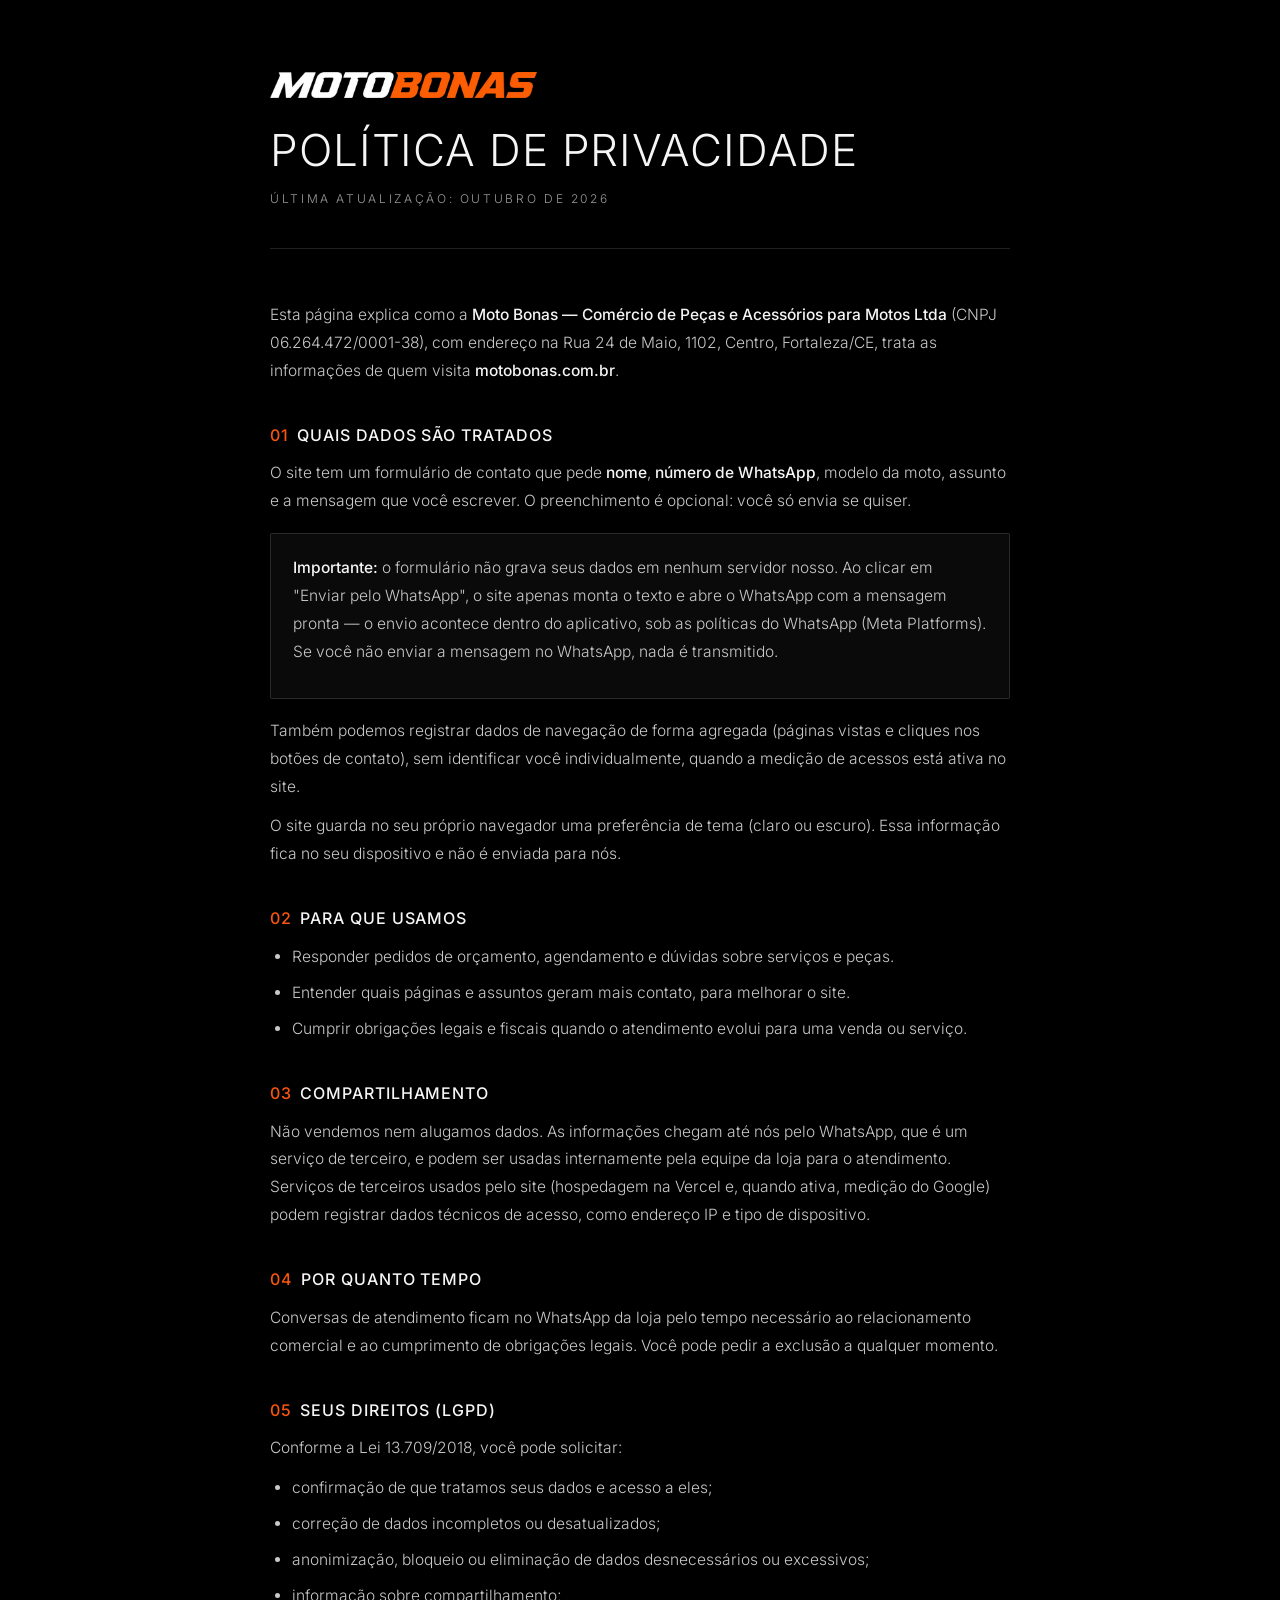
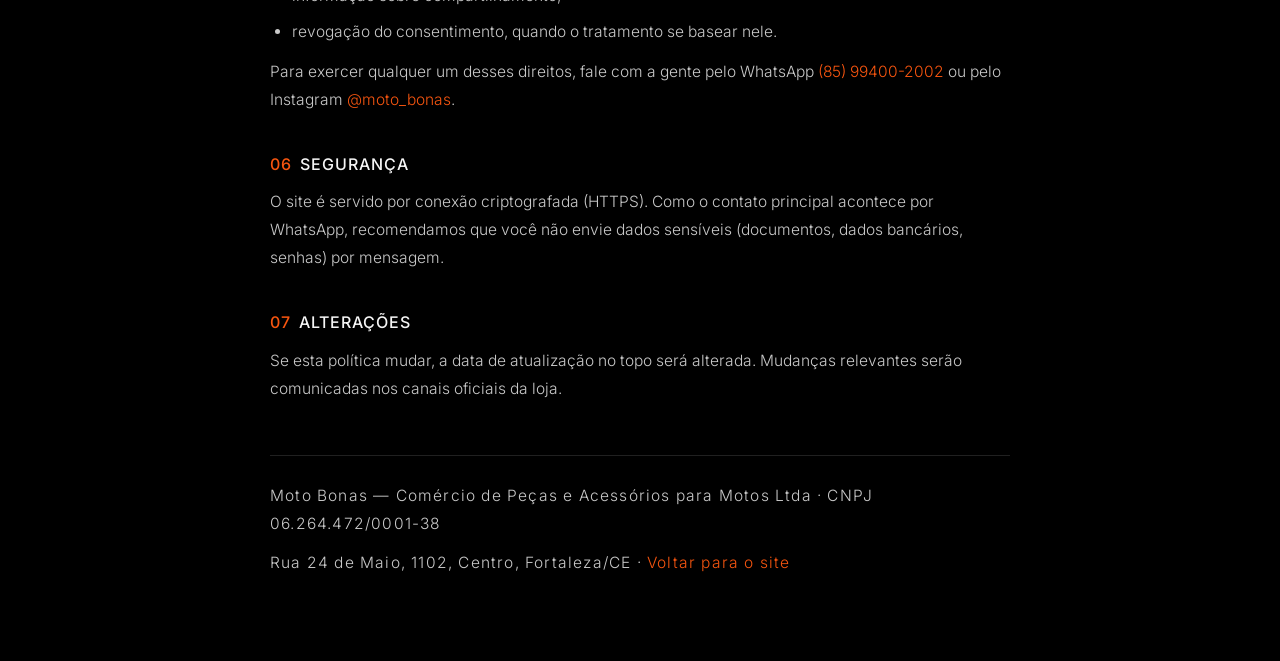
<file: privacidade.html>
<!DOCTYPE html>
<html lang="pt-BR">
<head>
<meta charset="UTF-8">
<meta name="viewport" content="width=device-width, initial-scale=1.0">
<title>Política de Privacidade | MOTOBONAS</title>
<meta name="description" content="Como a Motobonas trata os dados enviados pelo site: formulário de contato, WhatsApp e medição de acessos.">
<link rel="canonical" href="https://motobonas.com.br/privacidade">
<meta name="robots" content="index,follow">
<meta name="theme-color" content="#000000">
<link rel="icon" href="assets/favicon.ico" sizes="any">
<link rel="icon" type="image/png" href="assets/favicon-2026.png">
<link rel="preload" href="assets/fonts/inter-latin.woff2" as="font" type="font/woff2" crossorigin>
<style>
@font-face{font-family:'Inter';font-style:normal;font-weight:200 600;font-display:swap;
  src:url('assets/fonts/inter-latin.woff2') format('woff2');
  unicode-range:U+0000-00FF,U+0131,U+0152-0153,U+02BB-02BC,U+02C6,U+02DA,U+02DC,U+0304,U+0308,U+0329,U+2000-206F,U+20AC,U+2122,U+2191,U+2193,U+2212,U+2215,U+FEFF,U+FFFD;}
@font-face{font-family:'Inter';font-style:normal;font-weight:200 600;font-display:swap;
  src:url('assets/fonts/inter-latin-ext.woff2') format('woff2');
  unicode-range:U+0100-02BA,U+02BD-02C5,U+02C7-02CC,U+02CE-02D7,U+02DD-02FF,U+0304,U+0308,U+0329,U+1D00-1DBF,U+1E00-1E9F,U+1EF2-1EFF,U+2020,U+20A0-20AB,U+20AD-20C0,U+2113,U+2C60-2C7F,U+A720-A7FF;}
:root{--bg:#000;--bg2:#0a0a0a;--ink:#f5f5f5;--dim:#999;--accent:#f7550f;--line:rgba(245,245,245,.13)}
*{margin:0;padding:0;box-sizing:border-box}
body{background:var(--bg);color:var(--ink);font-family:'Inter',sans-serif;font-weight:300;line-height:1.8;
  -webkit-font-smoothing:antialiased}
a{color:var(--accent);text-decoration:none}
a:hover{text-decoration:underline}
.wrap{max-width:820px;margin:0 auto;padding:clamp(28px,6vw,72px) clamp(20px,4vw,40px)}
header{border-bottom:1px solid var(--line);padding-bottom:26px;margin-bottom:clamp(28px,5vw,52px)}
.logo{display:inline-flex;align-items:center;gap:12px;margin-bottom:28px}
.logo img{height:26px;width:auto}
h1{font-size:clamp(28px,4.6vw,44px);font-weight:300;letter-spacing:.02em;text-transform:uppercase;line-height:1.1}
.sub{font-size:12px;letter-spacing:.22em;text-transform:uppercase;color:var(--dim);margin-top:14px}
h2{font-size:16px;font-weight:500;letter-spacing:.06em;text-transform:uppercase;margin:36px 0 10px;color:var(--ink)}
h2 span{color:var(--accent);margin-right:8px}
p,li{font-size:15.5px;color:#c9c9c9;margin-bottom:12px}
ul{padding-left:22px;margin-bottom:12px}
li{margin-bottom:8px}
strong{color:var(--ink);font-weight:500}
.box{background:var(--bg2);border:1px solid var(--line);padding:20px 22px;margin:18px 0;border-radius:2px}
footer{border-top:1px solid var(--line);margin-top:52px;padding-top:26px;font-size:12px;letter-spacing:.1em;color:var(--dim)}
footer a{color:var(--accent)}
:focus-visible{outline:2px solid var(--accent);outline-offset:3px}
</style>
</head>
<body>
<div class="wrap">
  <header>
    <a class="logo" href="/" aria-label="Motobonas - página inicial"><img src="assets/logo-mb-dark-400.webp" alt="Motobonas" width="400" height="39"></a>
    <h1>Política de Privacidade</h1>
    <p class="sub">Última atualização: outubro de 2026</p>
  </header>

  <p>Esta página explica como a <strong>Moto Bonas — Comércio de Peças e Acessórios para Motos Ltda</strong> (CNPJ 06.264.472/0001-38), com endereço na Rua 24 de Maio, 1102, Centro, Fortaleza/CE, trata as informações de quem visita <strong>motobonas.com.br</strong>.</p>

  <h2><span>01</span>Quais dados são tratados</h2>
  <p>O site tem um formulário de contato que pede <strong>nome</strong>, <strong>número de WhatsApp</strong>, modelo da moto, assunto e a mensagem que você escrever. O preenchimento é opcional: você só envia se quiser.</p>
  <div class="box">
    <p><strong>Importante:</strong> o formulário não grava seus dados em nenhum servidor nosso. Ao clicar em "Enviar pelo WhatsApp", o site apenas monta o texto e abre o WhatsApp com a mensagem pronta — o envio acontece dentro do aplicativo, sob as políticas do WhatsApp (Meta Platforms). Se você não enviar a mensagem no WhatsApp, nada é transmitido.</p>
  </div>
  <p>Também podemos registrar dados de navegação de forma agregada (páginas vistas e cliques nos botões de contato), sem identificar você individualmente, quando a medição de acessos está ativa no site.</p>
  <p>O site guarda no seu próprio navegador uma preferência de tema (claro ou escuro). Essa informação fica no seu dispositivo e não é enviada para nós.</p>

  <h2><span>02</span>Para que usamos</h2>
  <ul>
    <li>Responder pedidos de orçamento, agendamento e dúvidas sobre serviços e peças.</li>
    <li>Entender quais páginas e assuntos geram mais contato, para melhorar o site.</li>
    <li>Cumprir obrigações legais e fiscais quando o atendimento evolui para uma venda ou serviço.</li>
  </ul>

  <h2><span>03</span>Compartilhamento</h2>
  <p>Não vendemos nem alugamos dados. As informações chegam até nós pelo WhatsApp, que é um serviço de terceiro, e podem ser usadas internamente pela equipe da loja para o atendimento. Serviços de terceiros usados pelo site (hospedagem na Vercel e, quando ativa, medição do Google) podem registrar dados técnicos de acesso, como endereço IP e tipo de dispositivo.</p>

  <h2><span>04</span>Por quanto tempo</h2>
  <p>Conversas de atendimento ficam no WhatsApp da loja pelo tempo necessário ao relacionamento comercial e ao cumprimento de obrigações legais. Você pode pedir a exclusão a qualquer momento.</p>

  <h2><span>05</span>Seus direitos (LGPD)</h2>
  <p>Conforme a Lei 13.709/2018, você pode solicitar:</p>
  <ul>
    <li>confirmação de que tratamos seus dados e acesso a eles;</li>
    <li>correção de dados incompletos ou desatualizados;</li>
    <li>anonimização, bloqueio ou eliminação de dados desnecessários ou excessivos;</li>
    <li>informação sobre compartilhamento;</li>
    <li>revogação do consentimento, quando o tratamento se basear nele.</li>
  </ul>
  <p>Para exercer qualquer um desses direitos, fale com a gente pelo WhatsApp <a href="https://wa.me/5585994002002" target="_blank" rel="noopener">(85) 99400-2002</a> ou pelo Instagram <a href="https://www.instagram.com/moto_bonas" target="_blank" rel="noopener">@moto_bonas</a>.</p>

  <h2><span>06</span>Segurança</h2>
  <p>O site é servido por conexão criptografada (HTTPS). Como o contato principal acontece por WhatsApp, recomendamos que você não envie dados sensíveis (documentos, dados bancários, senhas) por mensagem.</p>

  <h2><span>07</span>Alterações</h2>
  <p>Se esta política mudar, a data de atualização no topo será alterada. Mudanças relevantes serão comunicadas nos canais oficiais da loja.</p>

  <footer>
    <p>Moto Bonas — Comércio de Peças e Acessórios para Motos Ltda · CNPJ 06.264.472/0001-38</p>
    <p>Rua 24 de Maio, 1102, Centro, Fortaleza/CE · <a href="/">Voltar para o site</a></p>
  </footer>
</div>
</body>
</html>
</file>
